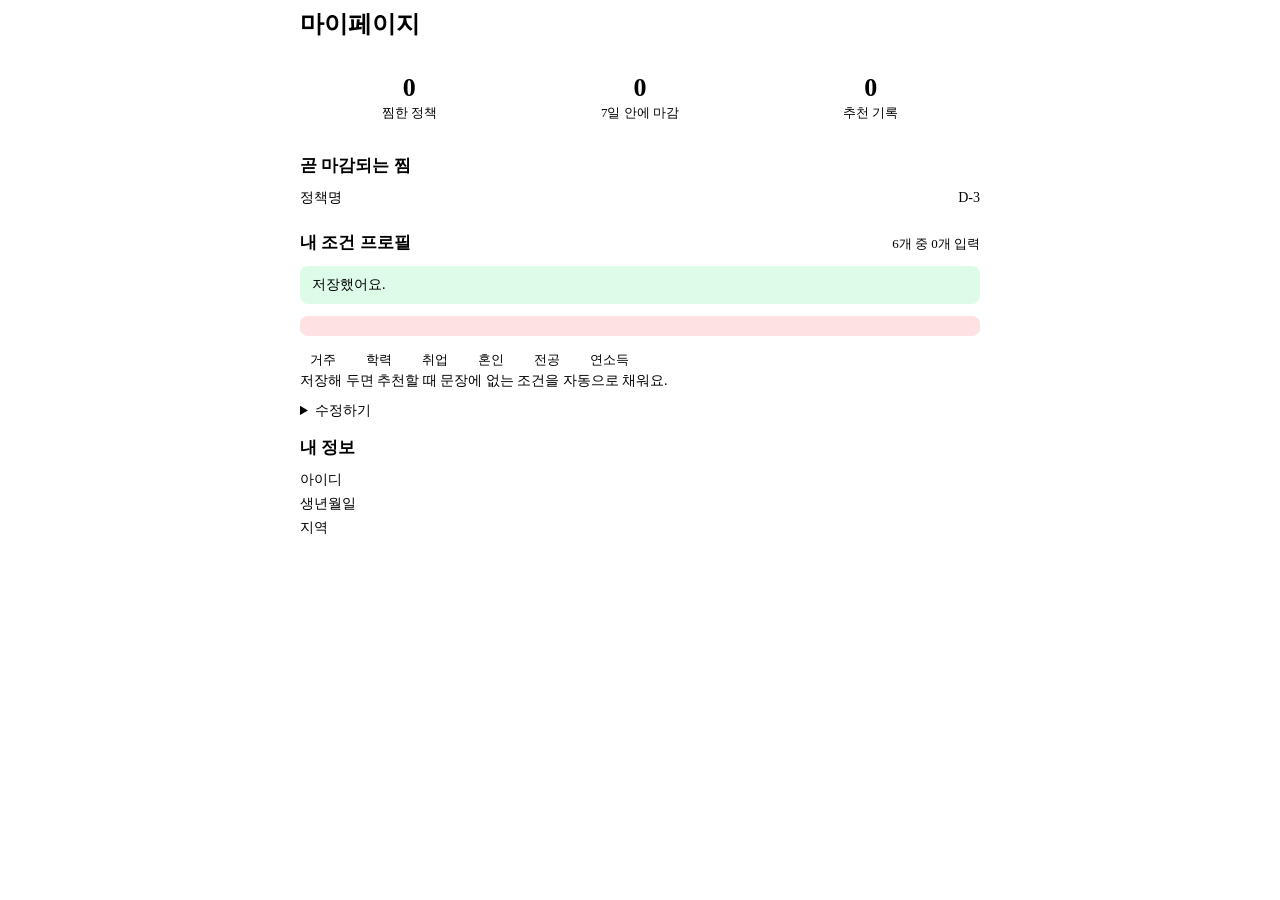
<file: src/main/resources/templates/mypage/index.html>
<!DOCTYPE html>
<html lang="ko" xmlns:th="http://www.thymeleaf.org">
<head>
    <meta charset="UTF-8">
    <title>마이페이지 | YouthCompass</title>
    <th:block th:replace="~{fragments/layout :: assets}"></th:block>
    <style>
        /* 1단 배치 (넓은 화면에서도 가운데 한 줄) */
        .mypage { max-width: 680px; margin: 0 auto; display: grid; gap: 16px; }
        .mypage h1 { margin: 0; font-size: 24px; }
        .mypage h2 { margin: 0 0 12px; font-size: 17px; }

        /* 요약 3칸 (누르면 각 목록으로) */
        .stats { display: grid; grid-template-columns: repeat(3, 1fr); gap: 12px; }
        .stat { display: block; color: var(--color-text); text-align: center; padding: 16px 8px; }
        .stat:hover { text-decoration: none; box-shadow: 0 6px 20px rgba(0, 0, 0, 0.12); }
        .stat .num { display: block; font-size: 26px; font-weight: 700; color: var(--color-primary); line-height: 1.2; }
        .stat .num.warn { color: var(--color-unknown); }
        .stat .label { color: var(--color-muted); font-size: 13px; }

        /* 마감 임박 찜 */
        .mini-list { list-style: none; margin: 0; padding: 0; }
        .mini-list li { display: flex; align-items: center; gap: 8px; padding: 8px 0;
            border-top: 1px solid var(--color-border); font-size: 14px; }
        .mini-list li:first-child { border-top: none; padding-top: 0; }
        .mini-list a { flex: 1; min-width: 0; overflow: hidden; text-overflow: ellipsis; white-space: nowrap; color: var(--color-text); }

        /* 조건 프로필: 저장된 값 칩 + 접는 수정 폼 */
        .section-head { display: flex; justify-content: space-between; align-items: baseline; gap: 8px; }
        .count { color: var(--color-muted); font-size: 13px; }
        .chips { display: flex; flex-wrap: wrap; gap: 6px; }
        .chip { background: var(--color-bg); border: 1px solid var(--color-border); border-radius: 999px;
            padding: 3px 10px; font-size: 13px; }
        .chip .k { color: var(--color-muted); margin-right: 4px; }
        .empty { color: var(--color-muted); font-size: 14px; margin: 0; }
        details { margin-top: 12px; }
        summary { color: var(--color-primary); cursor: pointer; font-size: 14px; }
        details form { margin-top: 12px; }

        .form-row { display: grid; grid-template-columns: 96px minmax(0, 1fr); align-items: center; gap: 10px; margin-bottom: 10px; }
        .form-row label { font-size: 14px; }
        .form-row select, .form-row input {
            width: 100%; min-width: 0; padding: 8px 10px;
            border: 1px solid var(--color-border); border-radius: 8px; font-size: 14px; background: #fff;
        }
        .notice { padding: 10px 12px; border-radius: 8px; font-size: 14px; margin-bottom: 12px; }
        .notice-ok { background: #dcfce7; color: var(--color-ok); }
        .notice-error { background: #fee2e2; color: var(--color-no); }

        /* 내 정보 */
        .info { display: grid; grid-template-columns: 80px minmax(0, 1fr); gap: 6px 12px; margin: 0; font-size: 14px; }
        .info dt { color: var(--color-muted); }
        .info dd { margin: 0; overflow-wrap: anywhere; }

        /* 휴대폰: 폼 라벨을 입력칸 위로, 요약 칸 작게 */
        @media (max-width: 520px) {
            .stats { gap: 8px; }
            .stat { padding: 12px 4px; }
            .stat .num { font-size: 22px; }
            .stat .label { font-size: 12px; }
            .form-row { grid-template-columns: 1fr; gap: 4px; }
            .form-row button, details .btn-primary { width: 100%; }
        }
    </style>
</head>
<body>
<header th:replace="~{fragments/layout :: header}"></header>

<main class="container page">
    <div class="mypage">

        <h1 th:text="${member.memberName} + '님'">마이페이지</h1>

        <!-- 요약 -->
        <div class="stats">
            <a class="card stat" th:href="@{/mypage/bookmarks}">
                <span class="num" th:text="${bookmarkCount}">0</span>
                <span class="label">찜한 정책</span>
            </a>
            <a class="card stat" th:href="@{/mypage/bookmarks}">
                <span class="num" th:classappend="${closingSoonCount > 0} ? 'warn'" th:text="${closingSoonCount}">0</span>
                <span class="label">7일 안에 마감</span>
            </a>
            <a class="card stat" th:href="@{/mypage/history}">
                <span class="num" th:text="${historyCount}">0</span>
                <span class="label">추천 기록</span>
            </a>
        </div>

        <!-- 마감 임박 찜 (있을 때만, 마감 가까운 순 3개) -->
        <section class="card" th:if="${!#lists.isEmpty(closingSoon)}">
            <h2>곧 마감되는 찜</h2>
            <ul class="mini-list">
                <li th:each="p : ${closingSoon}">
                    <a th:href="@{/policies/{id}(id=${p.policyId})}" th:text="${p.policyName}">정책명</a>
                    <span class="badge badge-unknown" th:text="${p.deadlineLabel}">D-3</span>
                </li>
            </ul>
        </section>

        <!-- 내 조건 프로필: 평소엔 저장된 값만, 수정하기를 누르면 폼 -->
        <section class="card">
            <div class="section-head">
                <h2>내 조건 프로필</h2>
                <span class="count" th:text="${profileTotal} + '개 중 ' + ${profileForm.filledCount()} + '개 입력'">6개 중 0개 입력</span>
            </div>

            <div th:if="${profileSaved}" class="notice notice-ok">저장했어요.</div>
            <div th:if="${profileError}" class="notice notice-error" th:text="${profileError}"></div>

            <div class="chips" th:if="${profileForm.filledCount() > 0}">
                <span class="chip" th:if="${sigunguName}"><span class="k">거주</span><b th:text="${sigunguName}"></b></span>
                <span class="chip" th:if="${profileForm.school}"><span class="k">학력</span><b th:text="${profileForm.school.description}"></b></span>
                <span class="chip" th:if="${profileForm.job}"><span class="k">취업</span><b th:text="${profileForm.job.description}"></b></span>
                <span class="chip" th:if="${profileForm.marriage}"><span class="k">혼인</span><b th:text="${profileForm.marriage.description}"></b></span>
                <span class="chip" th:if="${profileForm.major}"><span class="k">전공</span><b th:text="${profileForm.major.description}"></b></span>
                <span class="chip" th:if="${profileForm.annualIncome != null}"><span class="k">연소득</span><b th:text="${#numbers.formatInteger(profileForm.annualIncome, 1, 'COMMA')} + '만원'"></b></span>
            </div>
            <p class="empty" th:if="${profileForm.filledCount() == 0}">
                저장해 두면 추천할 때 문장에 없는 조건을 자동으로 채워요.
            </p>

            <!-- 아무것도 안 채웠거나 입력 오류가 있으면 펼친 채로 -->
            <details th:open="${profileForm.filledCount() == 0 or profileError != null}">
                <summary th:text="${profileForm.filledCount() == 0} ? '입력하기' : '수정하기'">수정하기</summary>

                <form th:action="@{/mypage/profile}" th:object="${profileForm}" method="post">
                    <div class="form-row">
                        <label for="sigunguCode">거주 시·군</label>
                        <select th:field="*{sigunguCode}">
                            <option value="">선택 안 함</option>
                            <optgroup th:each="g : ${sigunguGroups}" th:label="${g.sidoName()}">
                                <option th:each="u : ${g.units()}"
                                        th:value="${u.unitCode()}"
                                        th:text="${u.unitName()}"></option>
                            </optgroup>
                        </select>
                    </div>

                    <div class="form-row">
                        <label for="school">학력</label>
                        <select th:field="*{school}">
                            <option value="">모름</option>
                            <option th:each="o : ${schoolOptions}" th:value="${o}" th:text="${o.description}"></option>
                        </select>
                    </div>

                    <div class="form-row">
                        <label for="job">취업 상태</label>
                        <select th:field="*{job}">
                            <option value="">모름</option>
                            <option th:each="o : ${jobOptions}" th:value="${o}" th:text="${o.description}"></option>
                        </select>
                    </div>

                    <div class="form-row">
                        <label for="marriage">혼인 상태</label>
                        <select th:field="*{marriage}">
                            <option value="">모름</option>
                            <option th:each="o : ${marriageOptions}" th:value="${o}" th:text="${o.description}"></option>
                        </select>
                    </div>

                    <div class="form-row">
                        <label for="major">전공</label>
                        <select th:field="*{major}">
                            <option value="">모름</option>
                            <option th:each="o : ${majorOptions}" th:value="${o}" th:text="${o.description}"></option>
                        </select>
                    </div>

                    <div class="form-row">
                        <label for="annualIncome">연소득(만원)</label>
                        <input type="number" min="0" th:field="*{annualIncome}" placeholder="2400">
                    </div>

                    <button type="submit" class="btn btn-primary">저장</button>
                </form>
            </details>
        </section>

        <!-- 내 정보 -->
        <section class="card">
            <h2>내 정보</h2>
            <dl class="info">
                <dt>아이디</dt>
                <dd th:text="${member.memberLoginId}"></dd>
                <dt>생년월일</dt>
                <dd th:text="${member.memberBirth} ?: '-'"></dd>
                <dt>지역</dt>
                <dd th:text="${regionName} ?: '-'"></dd>
            </dl>
        </section>

    </div>
</main>

<footer th:replace="~{fragments/layout :: footer}"></footer>
</body>
</html>
</file>
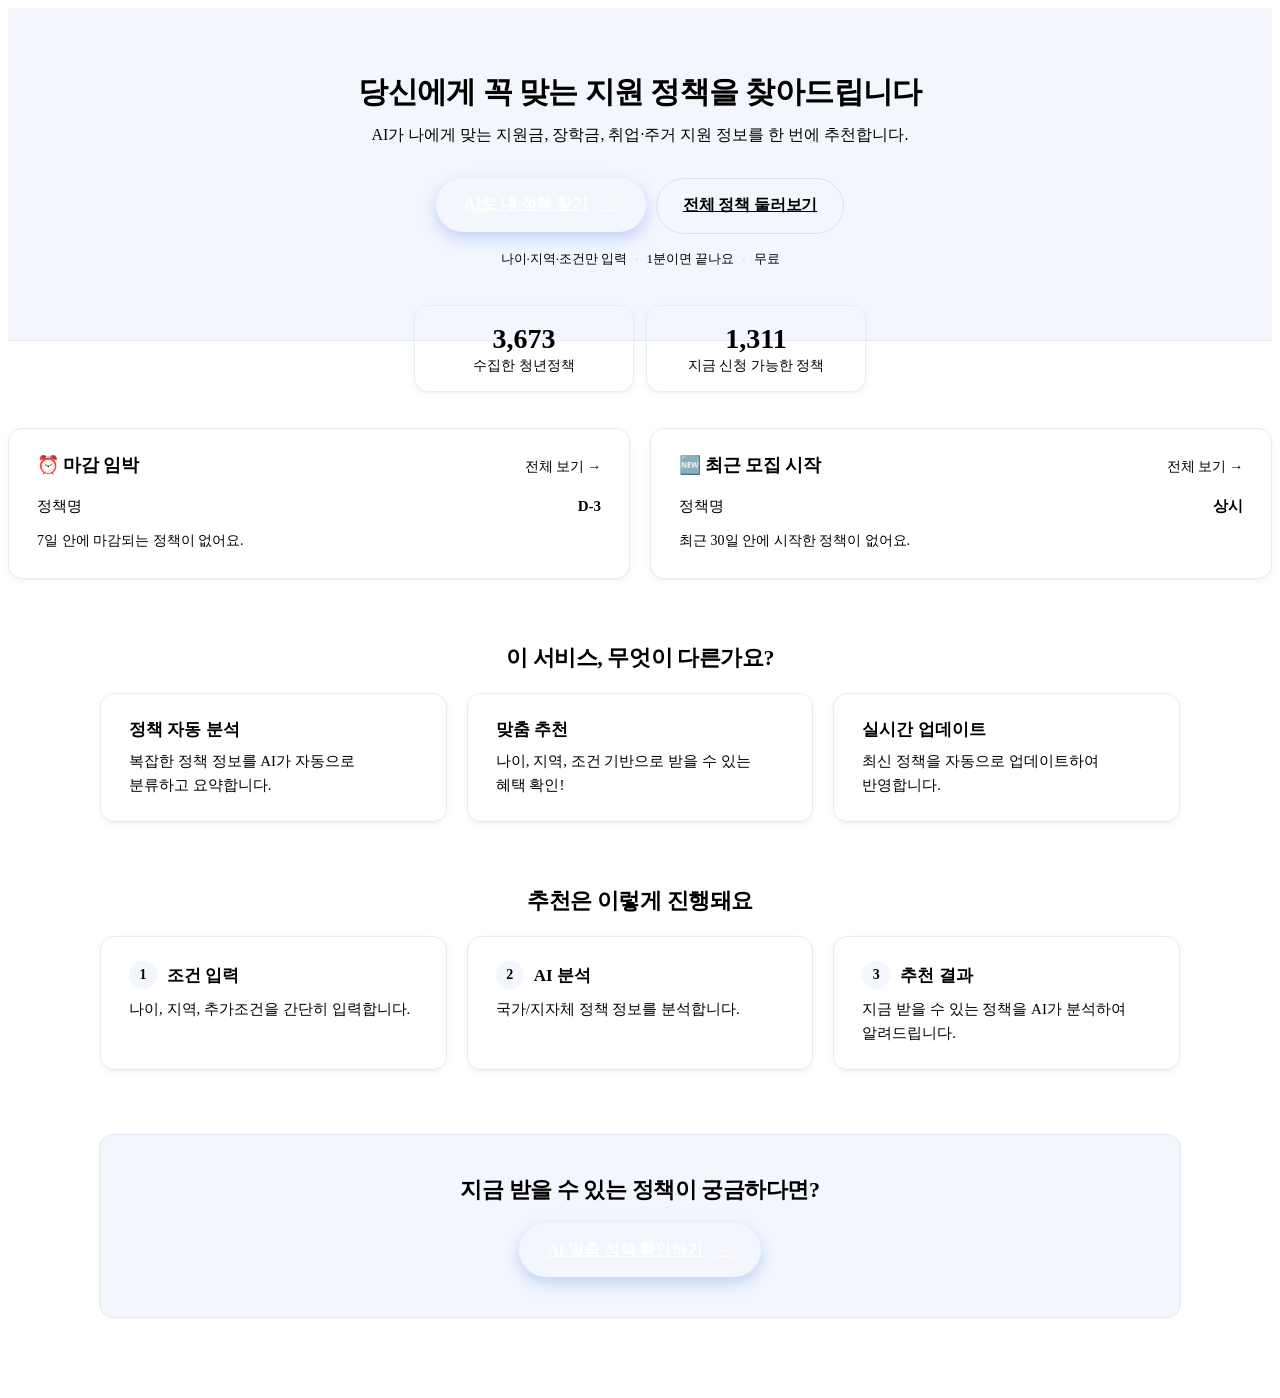
<file: src/main/resources/templates/HomePage.html>
<!DOCTYPE html>
<html lang="ko" xmlns:th="http://www.thymeleaf.org">
<head>
    <meta charset="UTF-8">
    <title>YouthCompass</title>
    <th:block th:replace="~{fragments/layout :: assets}"></th:block>
    <style>
        /* ------------------------------------------------------------
           홈 화면 전용 스타일 (AI 추천 화면과 같은 톤)
           - 흰 카드 + 옅은 테두리, 강조색은 파랑(--color-primary) 하나만
           - 넓은 색 면(그라데이션) 대신 옅은 파랑 면
           ------------------------------------------------------------ */
        :root {
            --rc-line: #e8ebf0;           /* 카드 테두리·구분선 */
            --rc-soft: #f7f8fa;           /* 카드 안 옅은 면 */
            --rc-tint: #f3f6fd;           /* 파랑 계열 옅은 면 */
            --rc-body: #374151;           /* 본문 글자 */
            --rc-shadow: 0 1px 2px rgba(16, 24, 40, 0.04), 0 2px 8px rgba(16, 24, 40, 0.04);
        }

        /* 흰 카드 공통 */
        .box {
            background: var(--color-surface);
            border: 1px solid var(--rc-line);
            border-radius: 14px;
            box-shadow: var(--rc-shadow);
            padding: 24px 28px;
        }

        /* 1. 첫 화면 */
        .hero {
            background: var(--rc-tint);
            border-bottom: 1px solid #e3e9f6;
            text-align: center;
            padding: 64px 20px 72px;
        }

        .hero h1 {
            margin: 0 0 12px;
            color: var(--color-text);
            font-size: 30px;
            line-height: 1.35;
            letter-spacing: -0.02em;
            word-break: keep-all;
        }

        .hero p {
            margin: 0 0 32px;
            color: var(--color-muted);
            font-size: 16px;
            word-break: keep-all;
        }

        /* 첫 화면 버튼 묶음: 주 버튼(AI 추천) + 보조 버튼(정책 목록) */
        .hero-actions {
            display: flex;
            justify-content: center;
            flex-wrap: wrap;
            gap: 10px;
        }

        .hero-btn {
            display: inline-flex;
            align-items: center;
            gap: 8px;
            height: 54px;
            padding: 0 26px;
            border-radius: 999px;
            font-size: 16px;
            font-weight: 600;
            letter-spacing: -0.01em;
            transition: background 0.15s, box-shadow 0.15s, transform 0.15s, border-color 0.15s;
        }

        .hero-btn:hover { text-decoration: none; }

        .hero-btn.main {
            padding: 0 24px 0 28px;
            background: var(--color-primary);
            color: #fff;
            box-shadow: 0 6px 16px rgba(37, 99, 235, 0.25);
        }

        .hero-btn.main:hover {
            background: var(--color-primary-dark);
            box-shadow: 0 8px 20px rgba(37, 99, 235, 0.32);
            transform: translateY(-1px);
        }

        /* 버튼 안 화살표: 마우스를 올리면 오른쪽으로 살짝 이동 */
        .hero-btn .arrow {
            display: inline-flex;
            align-items: center;
            justify-content: center;
            width: 26px;
            height: 26px;
            border-radius: 50%;
            background: rgba(255, 255, 255, 0.18);
            font-size: 15px;
            transition: transform 0.15s;
        }

        .hero-btn.main:hover .arrow { transform: translateX(3px); }

        .hero-btn.sub {
            background: var(--color-surface);
            border: 1px solid #d9e1f0;
            color: var(--color-text);
        }

        .hero-btn.sub:hover { border-color: var(--color-primary); color: var(--color-primary); }

        /* 버튼 아래 안심 문구 */
        .hero-note {
            margin-top: 16px;
            color: var(--color-muted);
            font-size: 13px;
        }

        .hero-note span + span::before {
            content: "·";
            margin: 0 8px;
            color: #c3cad6;
        }

        @media (max-width: 480px) {
            .hero-actions { flex-direction: column; align-items: stretch; padding: 0 12px; }
            .hero-btn { justify-content: center; }
        }

        /* 2. 정책 수 */
        .stats {
            display: grid;
            grid-template-columns: repeat(2, minmax(0, 220px));
            justify-content: center;
            gap: 12px;
            margin: -36px auto 0;
            position: relative;
        }

        .stat {
            background: var(--color-surface);
            border: 1px solid var(--rc-line);
            border-radius: 14px;
            box-shadow: var(--rc-shadow);
            padding: 16px 12px;
            text-align: center;
            color: var(--color-muted);
            font-size: 14px;
        }

        .stat b {
            display: block;
            margin-bottom: 2px;
            color: var(--color-text);
            font-size: 28px;
            line-height: 1.2;
        }

        .stat.open b { color: var(--color-primary); }

        /* 3. 위젯: 마감 임박 · 최근 모집 시작 */
        .widgets {
            display: grid;
            grid-template-columns: repeat(2, minmax(0, 1fr));
            gap: 20px;
            margin-top: 36px;
        }

        @media (max-width: 860px) {
            .widgets { grid-template-columns: 1fr; }
        }

        .widget h2 {
            display: flex;
            justify-content: space-between;
            align-items: baseline;
            margin: 0 0 8px;
            color: var(--color-text);
            font-size: 18px;
            letter-spacing: -0.01em;
        }

        .widget h2 a {
            color: var(--color-muted);
            font-size: 14px;
            font-weight: 400;
        }

        .widget h2 a:hover { color: var(--color-primary); }

        .widget ul {
            list-style: none;
            margin: 0;
            padding: 0;
        }

        .widget li {
            display: flex;
            justify-content: space-between;
            align-items: center;
            gap: 10px;
            padding: 12px 0;
            border-bottom: 1px solid var(--rc-line);
            font-size: 15px;
        }

        .widget li:last-child { border-bottom: none; padding-bottom: 0; }

        .widget li a {
            color: var(--color-text);
            overflow: hidden;
            text-overflow: ellipsis;
            white-space: nowrap;
        }

        .widget li a:hover { color: var(--color-primary); text-decoration: none; }

        .widget .badge { flex-shrink: 0; font-weight: 600; }

        .widget .empty {
            margin: 0;
            padding: 16px 0 4px;
            color: var(--color-muted);
            font-size: 14px;
        }

        /* 4. 서비스 소개 · 진행 순서 */
        .section {
            max-width: 1080px;
            margin: 64px auto 0;
            padding: 0 20px;
        }

        .section h2 {
            margin: 0 0 20px;
            color: var(--color-text);
            font-size: 22px;
            letter-spacing: -0.02em;
            text-align: center;
        }

        .features, .process {
            display: grid;
            grid-template-columns: repeat(3, minmax(0, 1fr));
            gap: 20px;
        }

        @media (max-width: 760px) {
            .features, .process { grid-template-columns: 1fr; }
        }

        .feature-card h3, .step h3 {
            display: flex;
            align-items: center;
            gap: 10px;
            margin: 0 0 8px;
            color: var(--color-text);
            font-size: 17px;
        }

        .feature-card p, .step p {
            margin: 0;
            color: var(--color-muted);
            font-size: 15px;
            line-height: 1.6;
            word-break: keep-all;
        }

        /* 진행 순서 번호 (추천 카드 순위 동그라미와 같은 모양) */
        .num {
            flex-shrink: 0;
            width: 28px;
            height: 28px;
            border-radius: 50%;
            background: var(--rc-tint);
            color: var(--color-primary);
            text-align: center;
            font-size: 14px;
            font-weight: 700;
            line-height: 28px;
        }

        /* 5. 마지막 안내 */
        .bottom-cta {
            max-width: 1040px;
            margin: 64px auto 0;
            padding: 40px 20px;
            text-align: center;
            background: var(--rc-tint);
            border-color: #e3e9f6;
            box-shadow: none;
        }

        .bottom-cta h2 {
            margin: 0 0 18px;
            color: var(--color-text);
            font-size: 22px;
            letter-spacing: -0.02em;
        }

        .bottom-wrap { padding: 0 20px 72px; }
    </style>
</head>

<body>

<header th:replace="~{fragments/layout :: header}"></header>

<!-- HERO -->
<div class="hero">
    <h1>당신에게 꼭 맞는 지원 정책을 찾아드립니다</h1>
    <p>AI가 나에게 맞는 지원금, 장학금, 취업·주거 지원 정보를 한 번에 추천합니다.</p>
    <div class="hero-actions">
        <a href="/policy/recommend" th:href="@{/policy/recommend}" class="hero-btn main">
            AI로 내 정책 찾기 <span class="arrow">→</span>
        </a>
        <a href="/policies" th:href="@{/policies}" class="hero-btn sub">전체 정책 둘러보기</a>
    </div>
    <div class="hero-note">
        <span>나이·지역·조건만 입력</span><span>1분이면 끝나요</span><span>무료</span>
    </div>
</div>

<!-- 정책 수 -->
<div class="container">
    <div class="stats">
        <div class="stat">
            <b th:text="${#numbers.formatInteger(home.totalCount, 0, 'COMMA')}">3,673</b>
            <span>수집한 청년정책</span>
        </div>
        <div class="stat open">
            <b th:text="${#numbers.formatInteger(home.openCount, 0, 'COMMA')}">1,311</b>
            <span>지금 신청 가능한 정책</span>
        </div>
    </div>

    <!-- 위젯 -->
    <div class="widgets">
        <section class="box widget">
            <h2>⏰ 마감 임박 <a th:href="@{/policies(sort='deadline')}">전체 보기 →</a></h2>
            <ul th:unless="${#lists.isEmpty(home.closingSoon)}">
                <li th:each="p : ${home.closingSoon}">
                    <a th:href="@{/policies/{id}(id=${p.policyId})}" th:text="${p.policyName}">정책명</a>
                    <span class="badge badge-unknown" th:text="${p.deadlineLabel}">D-3</span>
                </li>
            </ul>
            <p class="empty" th:if="${#lists.isEmpty(home.closingSoon)}">7일 안에 마감되는 정책이 없어요.</p>
        </section>

        <section class="box widget">
            <h2>🆕 최근 모집 시작 <a th:href="@{/policies(sort='recent')}">전체 보기 →</a></h2>
            <ul th:unless="${#lists.isEmpty(home.recentlyOpened)}">
                <li th:each="p : ${home.recentlyOpened}">
                    <a th:href="@{/policies/{id}(id=${p.policyId})}" th:text="${p.policyName}">정책명</a>
                    <span class="badge" th:text="${p.deadlineLabel}">상시</span>
                </li>
            </ul>
            <p class="empty" th:if="${#lists.isEmpty(home.recentlyOpened)}">최근 30일 안에 시작한 정책이 없어요.</p>
        </section>
    </div>
</div>

<!-- 서비스 소개 -->
<div class="section">
    <h2>이 서비스, 무엇이 다른가요?</h2>

    <div class="features">
        <div class="box feature-card">
            <h3>정책 자동 분석</h3>
            <p>복잡한 정책 정보를 AI가 자동으로 분류하고 요약합니다.</p>
        </div>

        <div class="box feature-card">
            <h3>맞춤 추천</h3>
            <p>나이, 지역, 조건 기반으로 받을 수 있는 혜택 확인!</p>
        </div>

        <div class="box feature-card">
            <h3>실시간 업데이트</h3>
            <p>최신 정책을 자동으로 업데이트하여 반영합니다.</p>
        </div>
    </div>
</div>

<!-- 프로세스 -->
<div class="section">
    <h2>추천은 이렇게 진행돼요</h2>

    <div class="process">
        <div class="box step">
            <h3><span class="num">1</span>조건 입력</h3>
            <p>나이, 지역, 추가조건을 간단히 입력합니다.</p>
        </div>

        <div class="box step">
            <h3><span class="num">2</span>AI 분석</h3>
            <p>국가/지자체 정책 정보를 분석합니다.</p>
        </div>

        <div class="box step">
            <h3><span class="num">3</span>추천 결과</h3>
            <p>지금 받을 수 있는 정책을 AI가 분석하여 알려드립니다.</p>
        </div>
    </div>
</div>

<!-- 마지막 CTA -->
<div class="bottom-wrap">
    <div class="box bottom-cta">
        <h2>지금 받을 수 있는 정책이 궁금하다면?</h2>
        <a href="/policy/recommend" th:href="@{/policy/recommend}" class="hero-btn main">
            AI 맞춤 정책 확인하기 <span class="arrow">→</span>
        </a>
    </div>
</div>
<footer th:replace="~{fragments/layout :: footer}"></footer>
</body>
</html>
</file>
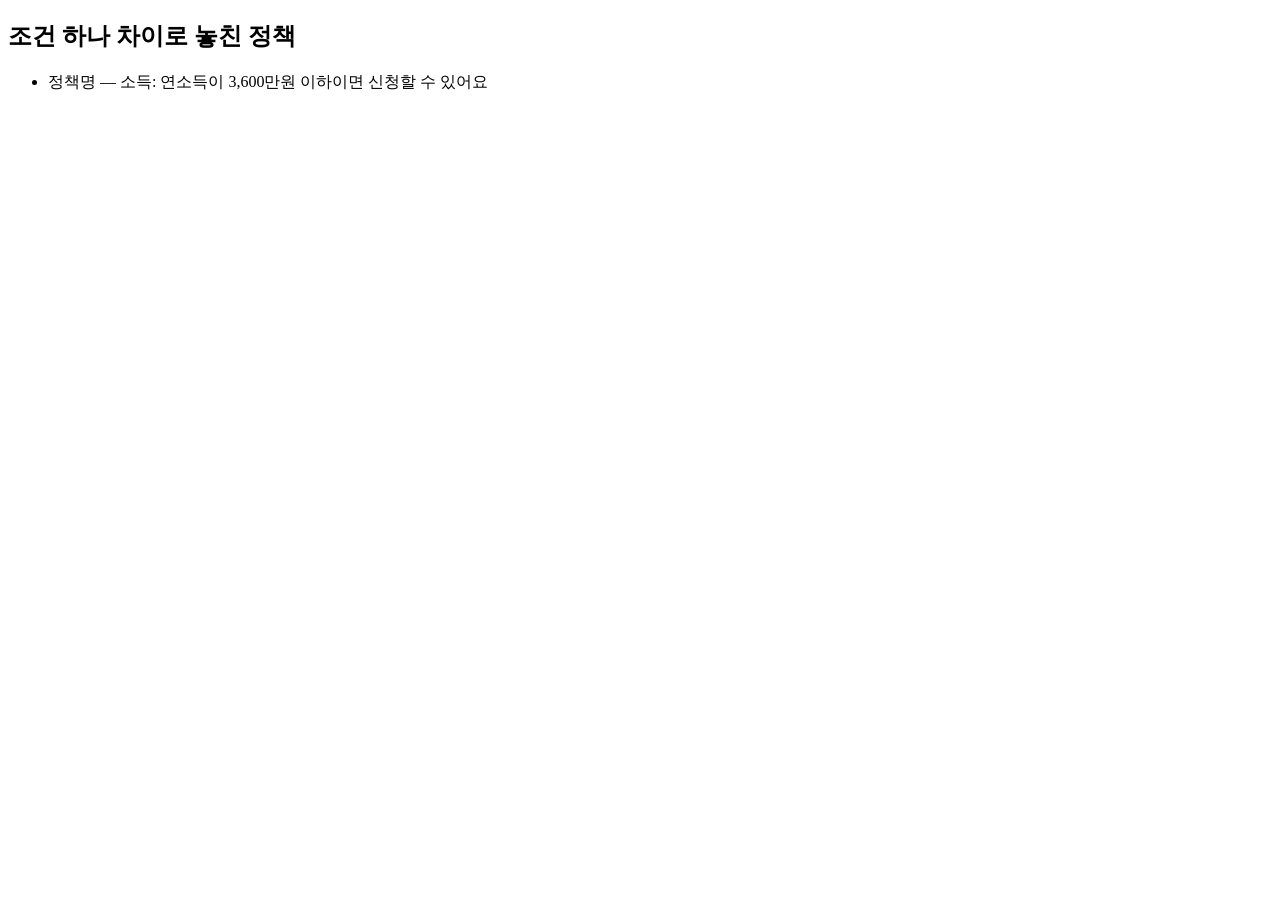
<file: src/main/resources/templates/fragments/missed.html>
<!DOCTYPE html>
<html lang="ko" xmlns:th="http://www.thymeleaf.org">
<body>

<!--
    조건 하나 차이로 놓친 정책 (A 담당, 약속 ③)
    사용: <div th:replace="~{fragments/missed :: section(${result.missedPolicies})}"></div>
    - 목록이 비어 있으면 아무것도 보여주지 않음
    - 정책 이름은 정책 상세(/policies/{id})로 링크 (화면 모델에 detailQuery가 있으면 추천 때 조건을 붙임)
-->
<th:block th:fragment="section(missedPolicies)">
    <div th:if="${missedPolicies != null and !#lists.isEmpty(missedPolicies)}">
        <h2>조건 하나 차이로 놓친 정책</h2>
        <ul>
            <li th:each="m : ${missedPolicies}">
                <a th:href="@{${'/policies/' + m.policyId + (detailQuery ?: '')}}" th:text="${m.policyName}">정책명</a>
                — <span th:text="${m.missedCondition}">소득</span>:
                <span th:text="${m.hint}">연소득이 3,600만원 이하이면 신청할 수 있어요</span>
            </li>
        </ul>
    </div>
</th:block>

</body>
</html>
</file>
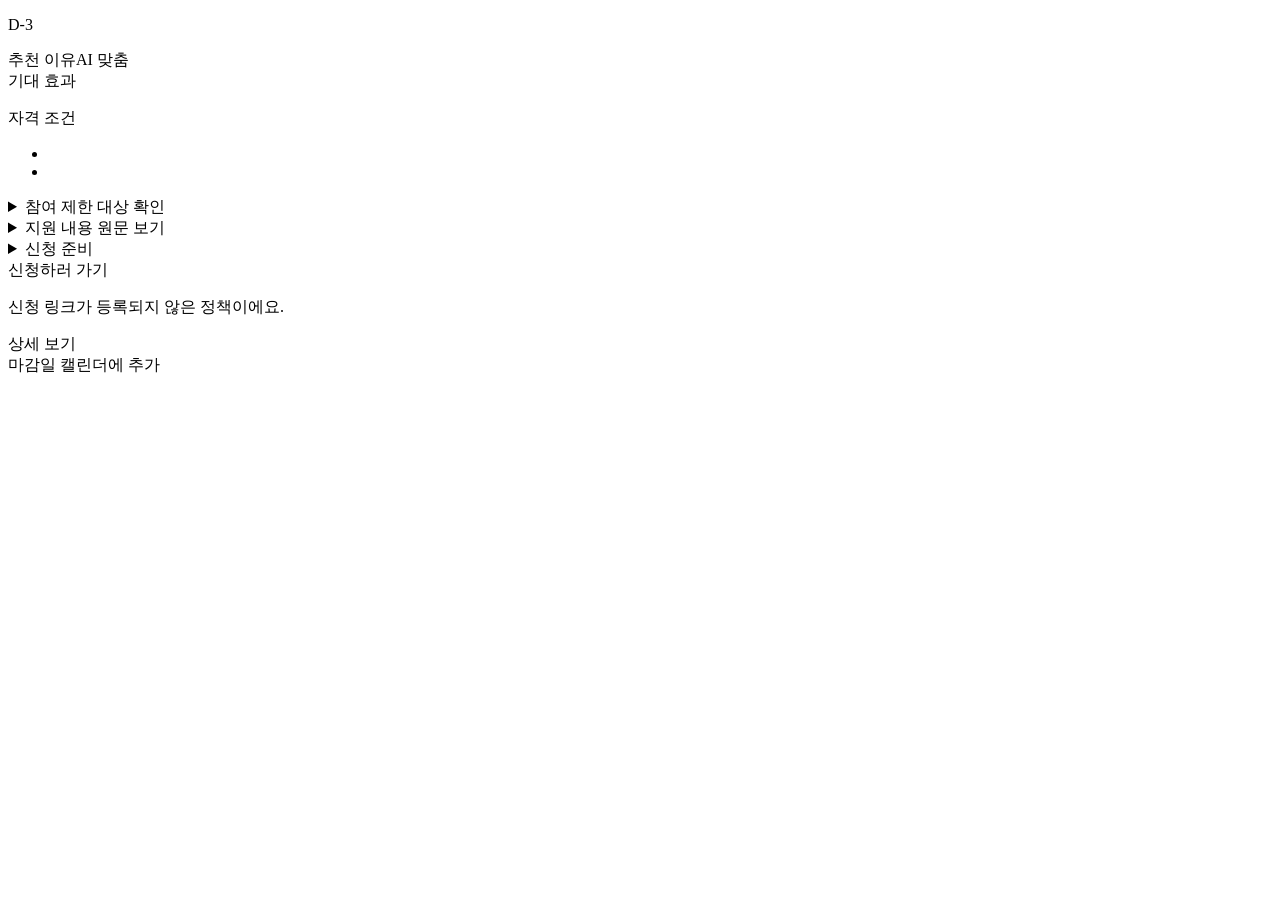
<file: src/main/resources/templates/fragments/policy-card.html>
<!DOCTYPE html>
<html lang="ko" xmlns:th="http://www.thymeleaf.org">
<body>

<!--
    추천 정책 카드 한 장 (모양은 /css/policy-card.css)
    사용: <div th:replace="~{fragments/policy-card :: card(${policy}, ${순위}, ${안내 문장 또는 null}, ${다시 판정 버튼 여부})}"></div>
    - policy: RecommendedPolicyDTO
    - 찜 버튼 상태는 화면 모델의 bookmarkedIds 를 씀
    - 상세 링크에는 화면 모델의 detailQuery(추천 때 조건)를 붙임 → 상세도 추천과 같은 조건으로 판정 (없으면 회원정보로 판정)
    - AI 추천 결과(policy/recommend.html), 추천 기록 상세(mypage/history-detail.html)
-->
<div class="box policy" th:fragment="card(policy, rank, notice, recheck)"
     th:with="detailUrl=@{${'/policies/' + policy.policyId + (detailQuery ?: '')}}">

    <div class="policy-head">
        <span class="rank" th:text="${rank}"></span>
        <div>
            <!-- 추천 결과는 POST로 그려져서 같은 탭으로 가면 뒤로 가기 때 결과가 사라짐 → 상세는 새 탭 -->
            <a class="policy-name" th:href="${detailUrl}"
               target="_blank" rel="noopener" th:text="${policy.policyName}"></a>
            <p class="org" th:if="${policy.organizationName}" th:text="${policy.organizationName}"></p>
        </div>
    </div>

    <p class="when">
        <span class="badge" th:if="${policy.deadlineLabel}"
              th:classappend="${policy.deadlineLabel == '마감'} ? 'badge-no' : (${policy.closingSoon} ? 'badge-unknown' : 'badge-ok')"
              th:text="${policy.deadlineLabel}">D-3</span>
        <span th:if="${policy.applyEndDate}" th:text="${policy.applyEndDate} + ' 마감'"></span>
        <span th:if="${policy.supportScale}" th:text="'모집 규모 ' + ${policy.supportScale}"></span>
    </p>

    <!-- 안내 한 줄 (추천 기록: 그 뒤로 정책 조건이 바뀐 경우) -->
    <p class="card-notice" th:if="${notice}" th:text="${notice}"></p>

    <!-- 추천 이유: 왜 나에게 맞는지 -->
    <div class="insight why" th:if="${policy.recommendReason}">
        <span class="title">추천 이유<span class="ai-badge" th:if="${policy.personalized}">AI 맞춤</span></span>
        <span th:text="${policy.recommendReason}"></span>
    </div>

    <!-- 기대 효과: 받으면 뭐가 좋아지는지 -->
    <div class="insight effect" th:if="${policy.expectedEffect}">
        <span class="title">기대 효과</span>
        <span th:text="${policy.expectedEffect}"></span>
    </div>

    <!-- 자격 조건 충족 / 확인 필요 -->
    <th:block th:if="${!#lists.isEmpty(policy.reasons) or !#lists.isEmpty(policy.unknownReasons)}">
        <p class="section-label">자격 조건</p>
        <ul class="reasons">
            <li class="ok" th:each="reason : ${policy.reasons}" th:text="${reason}"></li>
            <li class="check" th:each="reason : ${policy.unknownReasons}" th:text="${reason}"></li>
        </ul>
    </th:block>

    <!-- 확인 필요 조건 다시 판정 (A의 조각) — 조건 수정 폼(#condition-form) 값을 쓰므로 추천 화면에서만 -->
    <th:block th:if="${recheck}">
        <div th:replace="~{fragments/recheck :: buttons(${policy})}"></div>
    </th:block>

    <!-- 아래 접는 칸들은 내용이 있을 때만 보임 (빈 값은 RecommendedPolicyDTO.from()에서 null로 정리) -->
    <div class="folds"
         th:if="${policy.participationRestriction != null or policy.supportContent != null
                 or !#lists.isEmpty(policy.documents) or policy.applicationMethod != null or policy.screeningMethod != null}">
    <!-- 참여 제한 대상: 자격 판정에는 안 들어가서 원문 그대로 안내 -->
    <details th:if="${policy.participationRestriction}">
        <summary>참여 제한 대상 확인</summary>
        <p class="support" th:text="${policy.participationRestriction}"></p>
    </details>

    <details th:if="${policy.supportContent}">
        <summary>지원 내용 원문 보기</summary>
        <p class="support" th:text="${policy.supportContent}"></p>
    </details>

    <!-- 신청 준비: 신청 방법·심사 방법 + 제출서류 체크리스트 (체크 상태는 저장 안 함) -->
    <details class="prep"
             th:if="${!#lists.isEmpty(policy.documents) or policy.applicationMethod != null or policy.screeningMethod != null}">
        <summary>신청 준비</summary>
        <p th:if="${policy.applicationMethod}">신청 방법: <span th:text="${policy.applicationMethod}"></span></p>
        <p th:if="${policy.screeningMethod}">심사 방법: <span th:text="${policy.screeningMethod}"></span></p>
        <ul th:if="${!#lists.isEmpty(policy.documents)}">
            <li th:each="d : ${policy.documents}">
                <label><input type="checkbox"> <span th:text="${d}"></span></label>
            </li>
        </ul>
    </details>
    </div>

    <div class="card-actions">
        <a class="apply-btn"
           th:if="${policy.applicationUrl}"
           th:href="${policy.applicationUrl}"
           target="_blank" rel="noopener noreferrer">신청하러 가기</a>
        <p class="no-link" th:unless="${policy.applicationUrl}">신청 링크가 등록되지 않은 정책이에요.</p>
        <a class="btn" th:href="${detailUrl}"
           target="_blank" rel="noopener">상세 보기</a>

        <!-- 찜 버튼 (fragments/bookmark.html) — 이 화면에서는 아래 스크립트가 페이지 이동 없이 처리 -->
        <div th:replace="~{fragments/bookmark :: button(${policy.policyId}, ${bookmarkedIds.contains(policy.policyId)})}"></div>

        <a class="calendar-link" th:if="${policy.applyEndDate != null and policy.deadlineLabel != '마감'}"
           th:href="@{/policy/{id}/calendar.ics(id=${policy.policyId})}">마감일 캘린더에 추가</a>
    </div>
</div>

</body>
</html>
</file>
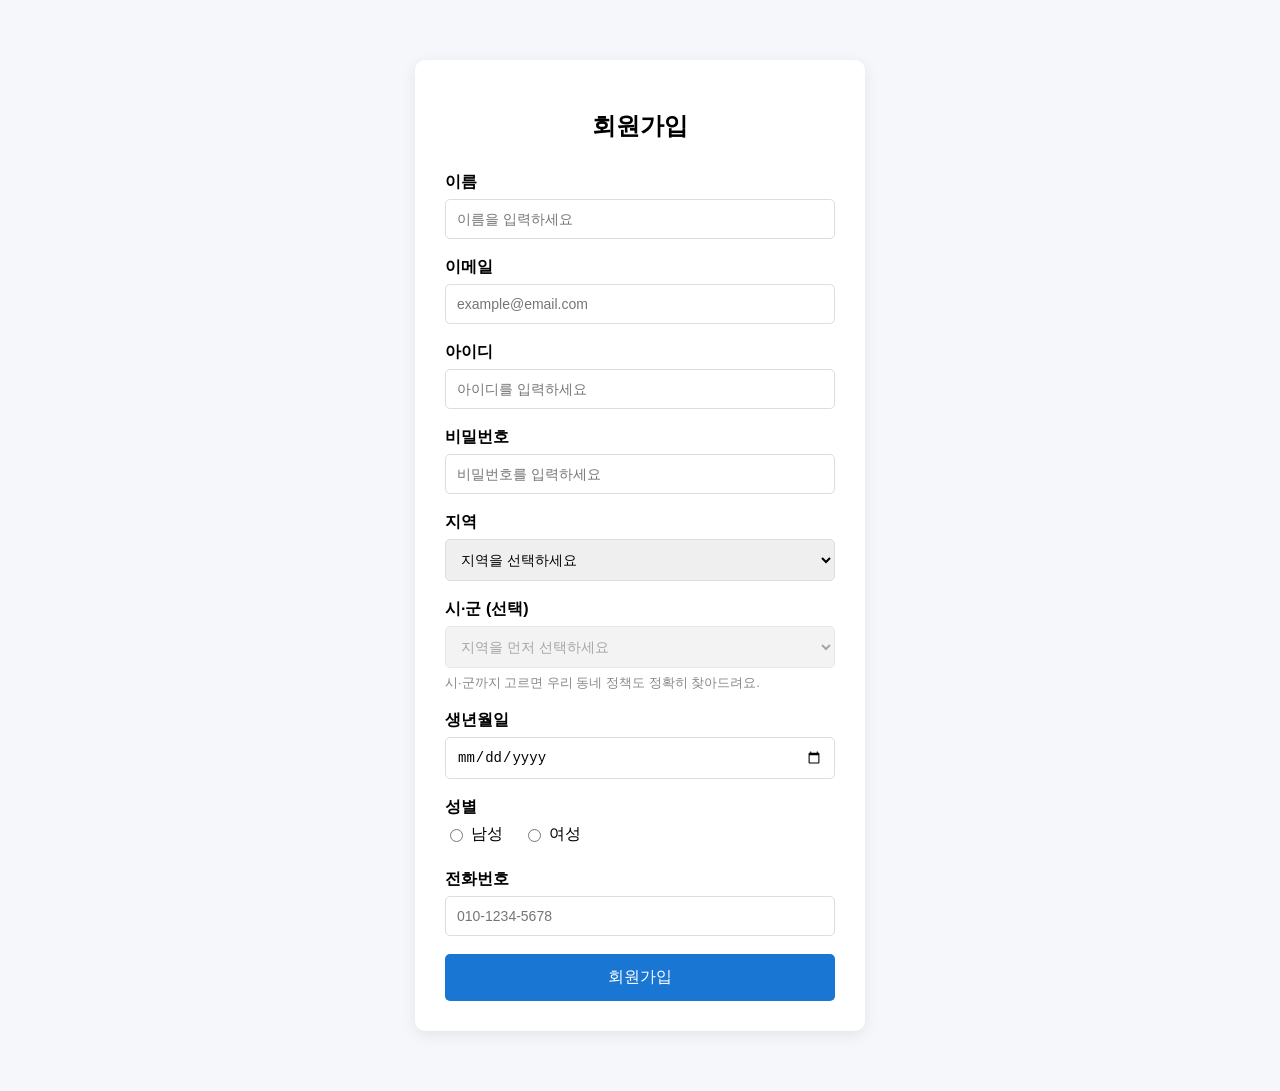
<file: src/main/resources/templates/member/join.html>
<!DOCTYPE html>
<html lang="ko" xmlns:th="http://www.thymeleaf.org">
<head>
    <meta charset="UTF-8">
    <title>회원가입</title>

    <style>
        * {
            box-sizing: border-box;
        }

        body {
            margin: 0;
            background: #f5f7fa;
            font-family: Arial, sans-serif;
        }

        .container {
            width: 450px;
            margin: 60px auto;
            padding: 30px;
            background: white;
            border-radius: 10px;
            box-shadow: 0 4px 15px rgba(0, 0, 0, 0.08);
        }

        h2 {
            text-align: center;
            margin-bottom: 30px;
        }

        .form-group {
            margin-bottom: 18px;
        }

        label {
            display: block;
            margin-bottom: 6px;
            font-weight: bold;
        }

        input,
        select {
            width: 100%;
            padding: 11px;
            border: 1px solid #ddd;
            border-radius: 5px;
            font-size: 14px;
        }

        .gender {
            display: flex;
            gap: 20px;
        }

        .gender label {
            font-weight: normal;
            display: flex;
            align-items: center;
            gap: 5px;
        }

        .gender input {
            width: auto;
        }

        button {
            width: 100%;
            padding: 13px;
            border: none;
            border-radius: 5px;
            background: #1976d2;
            color: white;
            font-size: 16px;
            cursor: pointer;
        }

        button:hover {
            background: #1565c0;
        }
        .hint {
            margin: 6px 0 0;
            font-size: 13px;
            color: #888;
        }
    </style>
</head>

<body>

<div class="container">

    <h2>회원가입</h2>

    <form th:action="@{/member/join}" th:object="${member}" method="post">

        <!-- 이름 -->
        <div class="form-group">
            <label for="memberName">이름</label>
            <input type="text"
                   id="memberName"
                   th:field="*{memberName}"
                   name="memberName"
                   placeholder="이름을 입력하세요"
                   required>
        </div>

        <!-- 이메일 -->
        <div class="form-group">
            <label for="memberEmail">이메일</label>
            <input type="email"
                   id="memberEmail"
                   th:field="*{memberEmail}"
                   name="memberEmail"
                   placeholder="example@email.com">
        </div>

        <!-- 로그인 ID -->
        <div class="form-group">
            <label for="memberLoginId">아이디</label>
            <input type="text"
                   id="memberLoginId"
                   th:field="*{memberLoginId}"
                   name="memberLoginId"
                   placeholder="아이디를 입력하세요"
                   required>
        </div>

        <!-- 비밀번호 -->
        <div class="form-group">
            <label for="memberPassword">비밀번호</label>
            <input type="password"
                   id="memberPassword"
                   th:field="*{memberPassword}"
                   name="memberPassword"
                   placeholder="비밀번호를 입력하세요"
                   required>
        </div>

        <!-- 지역 -->
        <div class="form-group">
            <label for="memberRegion">지역</label>

            <select id="memberRegion"
                    name="memberRegion"
                    th:field="*{memberRegion}"
                    required>

                <option value="">지역을 선택하세요</option>

                <option th:each="region : ${regions}"
                        th:value="${region.regionCodes[0]}"
                        th:text="${region.regionName}"></option>

            </select>
        </div>
        <!-- 시·군 (선택) : 지역을 고르면 아래 원본 목록에서 그 지역 것만 복사해서 채움 -->
        <div class="form-group">
            <label for="sigunguCode">시·군 (선택)</label>
            <select id="sigunguCode" name="sigunguCode" disabled>
                <option value="">지역을 먼저 선택하세요</option>
            </select>
            <p class="hint">시·군까지 고르면 우리 동네 정책도 정확히 찾아드려요.</p>
        </div>
        <!-- 생년월일 -->
        <div class="form-group">
            <label for="memberBirth">생년월일</label>
            <input type="date"
                   id="memberBirth"
                   th:field="*{memberBirth}"
                   name="memberBirth"
                   required>
        </div>

        <!-- 성별 -->
        <div class="form-group">
            <label>성별</label>

            <div class="gender">
                <label>
                    <input type="radio"
                           name="memberGender"
                           th:field="*{memberGender}"
                           value="남성">
                    남성
                </label>

                <label>
                    <input type="radio"
                           name="memberGender"
                           th:field="*{memberGender}"
                           value="여성">
                    여성
                </label>
            </div>
        </div>

        <!-- 전화번호 -->
        <div class="form-group">
            <label for="memberPhone">전화번호</label>
            <input type="tel"
                   id="memberPhone"
                   th:field="*{memberPhone}"
                   name="memberPhone"
                   placeholder="010-1234-5678">
        </div>

        <button type="submit">회원가입</button>

    </form>
    <!-- 시·군 원본 목록 (화면에 안 보이고 전송도 안 됨, name 없음) -->
    <select id="sigunguSource" hidden>
        <optgroup th:each="g : ${sigunguGroups}" th:attr="data-sido=${g.sidoCode()}">
            <option th:each="u : ${g.units()}"
                    th:value="${u.unitCode()}"
                    th:text="${u.unitName()}"></option>
        </optgroup>
    </select>

    <script>
        (function () {
            const region = document.getElementById('memberRegion');
            const sigungu = document.getElementById('sigunguCode');
            const source = document.getElementById('sigunguSource');

            // 고른 지역의 시·군만 sigungu select에 다시 채움
            function refresh() {
                sigungu.innerHTML = '';
                const group = source.querySelector('optgroup[data-sido="' + region.value + '"]');

                if (!group) {
                    sigungu.add(new Option('지역을 먼저 선택하세요', ''));
                    sigungu.disabled = true;
                    return;
                }

                sigungu.add(new Option('선택 안 함', ''));
                group.querySelectorAll('option').forEach(function (o) {
                    sigungu.add(new Option(o.text, o.value));
                });

                // 서울·세종처럼 시 전체가 1단위면 자동 선택
                if (group.children.length === 1) {
                    sigungu.selectedIndex = 1;
                }
                sigungu.disabled = false;
            }

            region.addEventListener('change', refresh);
            refresh();
        })();
    </script>
</div>

</body>
</html>
</file>
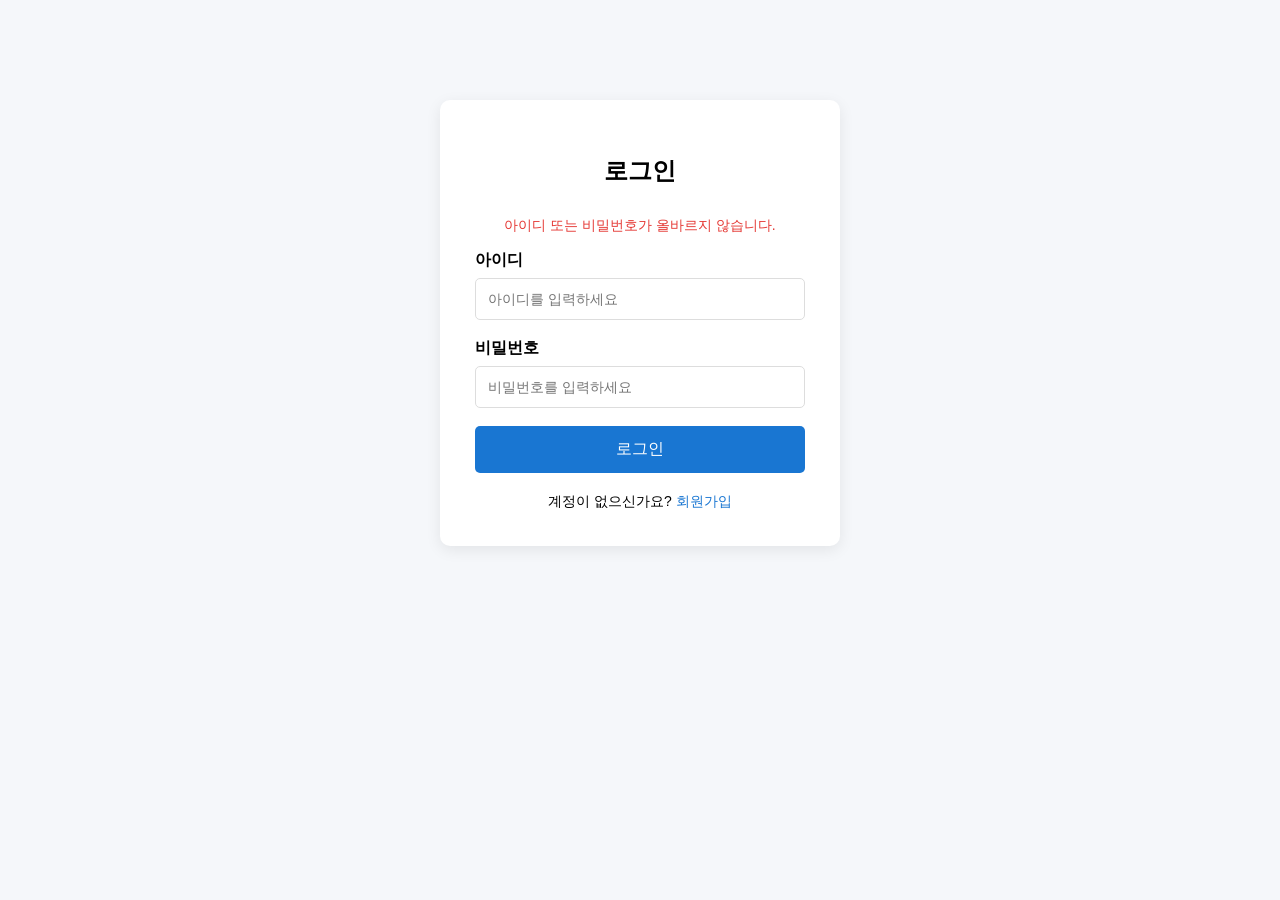
<file: src/main/resources/templates/member/login.html>
<!DOCTYPE html>
<html lang="ko"
      xmlns:th="http://www.thymeleaf.org">

<head>
    <meta charset="UTF-8">
    <title>로그인</title>

    <style>
        * {
            box-sizing: border-box;
        }

        body {
            margin: 0;
            background: #f5f7fa;
            font-family: Arial, sans-serif;
        }

        .login-container {
            width: 400px;
            margin: 100px auto;
            padding: 35px;
            background: white;
            border-radius: 10px;
            box-shadow: 0 4px 15px rgba(0, 0, 0, 0.08);
        }

        h2 {
            text-align: center;
            margin-bottom: 30px;
        }

        .form-group {
            margin-bottom: 18px;
        }

        label {
            display: block;
            margin-bottom: 7px;
            font-weight: bold;
        }

        input {
            width: 100%;
            padding: 12px;
            border: 1px solid #ddd;
            border-radius: 5px;
            font-size: 14px;
        }

        button {
            width: 100%;
            padding: 13px;
            border: none;
            border-radius: 5px;
            background: #1976d2;
            color: white;
            font-size: 16px;
            cursor: pointer;
        }

        button:hover {
            background: #1565c0;
        }

        .register {
            margin-top: 20px;
            text-align: center;
            font-size: 14px;
        }

        .register a {
            color: #1976d2;
            text-decoration: none;
        }

        .error {
            margin-bottom: 15px;
            color: #e53935;
            text-align: center;
            font-size: 14px;
        }
    </style>
</head>

<body>

<div class="login-container">

    <h2>로그인</h2>

    <!-- 로그인 실패 -->
    <div class="error"
         th:if="${param.error}">
        아이디 또는 비밀번호가 올바르지 않습니다.
    </div>

    <form th:action="@{/member/login}" method="post">

        <div class="form-group">
            <label for="memberLoginId">아이디</label>

            <input type="text"
                   id="memberLoginId"
                   name="memberLoginId"
                   placeholder="아이디를 입력하세요"
                   required>
        </div>

        <div class="form-group">
            <label for="memberPassword">비밀번호</label>

            <input type="password"
                   id="memberPassword"
                   name="memberPassword"
                   placeholder="비밀번호를 입력하세요"
                   required>
        </div>

        <button type="submit">
            로그인
        </button>

    </form>

    <div class="register">
        계정이 없으신가요?
        <a th:href="@{/member/join}">
            회원가입
        </a>
    </div>

</div>

</body>
</html>
</file>
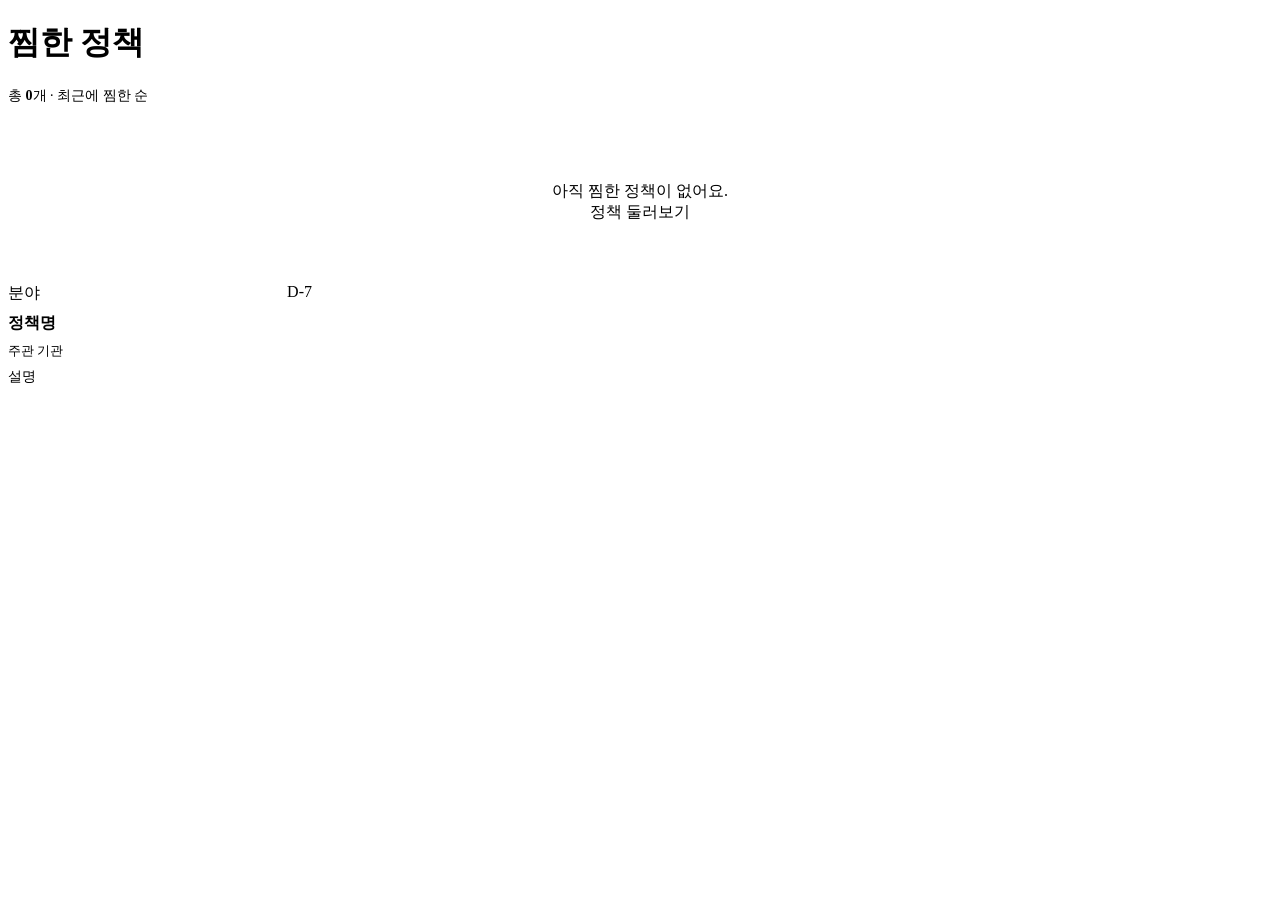
<file: src/main/resources/templates/mypage/bookmarks.html>
<!DOCTYPE html>
<html lang="ko" xmlns:th="http://www.thymeleaf.org">
<head>
    <meta charset="UTF-8">
    <title>찜한 정책 | YouthCompass</title>
    <th:block th:replace="~{fragments/layout :: assets}"></th:block>
    <style>
        /* 카드 모양은 정책 목록(policy/list.html)과 맞춤 */
        .result-count { color: var(--color-muted); font-size: 14px; margin: 8px 0 16px; }
        .grid { display: grid; grid-template-columns: repeat(auto-fill, minmax(300px, 1fr)); gap: 16px; }
        .policy-card { display: flex; flex-direction: column; gap: 8px; }
        .policy-card h3 { margin: 0; font-size: 16px; line-height: 1.4; }
        .policy-card h3 a { color: var(--color-text); }
        .policy-card .meta { color: var(--color-muted); font-size: 13px; }
        .policy-card .summary { font-size: 14px; margin: 0; flex: 1; }
        .card-top { display: flex; justify-content: space-between; gap: 8px; }
        .empty { text-align: center; color: var(--color-muted); padding: 60px 0; }
        .empty .btn { margin-top: 16px; }
    </style>
</head>
<body>
<header th:replace="~{fragments/layout :: header}"></header>

<main class="container page">
    <h1>찜한 정책</h1>

    <p class="result-count">
        총 <b th:text="${#lists.size(bookmarks)}">0</b>개 · 최근에 찜한 순
    </p>

    <!-- 찜이 없을 때 -->
    <div class="empty" th:if="${#lists.isEmpty(bookmarks)}">
        아직 찜한 정책이 없어요.<br>
        <a class="btn btn-primary" th:href="@{/policies}">정책 둘러보기</a>
    </div>

    <!-- 찜 목록 (PolicyListItemDTO) -->
    <div class="grid">
        <div class="card policy-card" th:each="p : ${bookmarks}">
            <div class="card-top">
                <span class="badge" th:text="${p.largeCategory} ?: '기타'">분야</span>
                <span class="badge"
                      th:classappend="${p.closed} ? 'badge-no' : (${p.closingSoon} ? 'badge-unknown' : 'badge-ok')"
                      th:text="${p.deadlineLabel}">D-7</span>
            </div>

            <!-- 5장 ③: 정책 이름은 A의 상세 화면으로 링크 -->
            <h3><a th:href="@{/policies/{id}(id=${p.policyId})}" th:text="${p.policyName}">정책명</a></h3>
            <div class="meta" th:if="${p.organizationName}" th:text="${p.organizationName}">주관 기관</div>
            <p class="summary" th:text="${p.summary}">설명</p>

            <!-- 이 화면의 정책은 모두 찜한 상태 → bookmarked=true (누르면 해제 후 이 화면으로 돌아옴) -->
            <div th:replace="~{fragments/bookmark :: button(${p.policyId}, true)}"></div>
        </div>
    </div>
</main>

<footer th:replace="~{fragments/layout :: footer}"></footer>
</body>
</html>
</file>
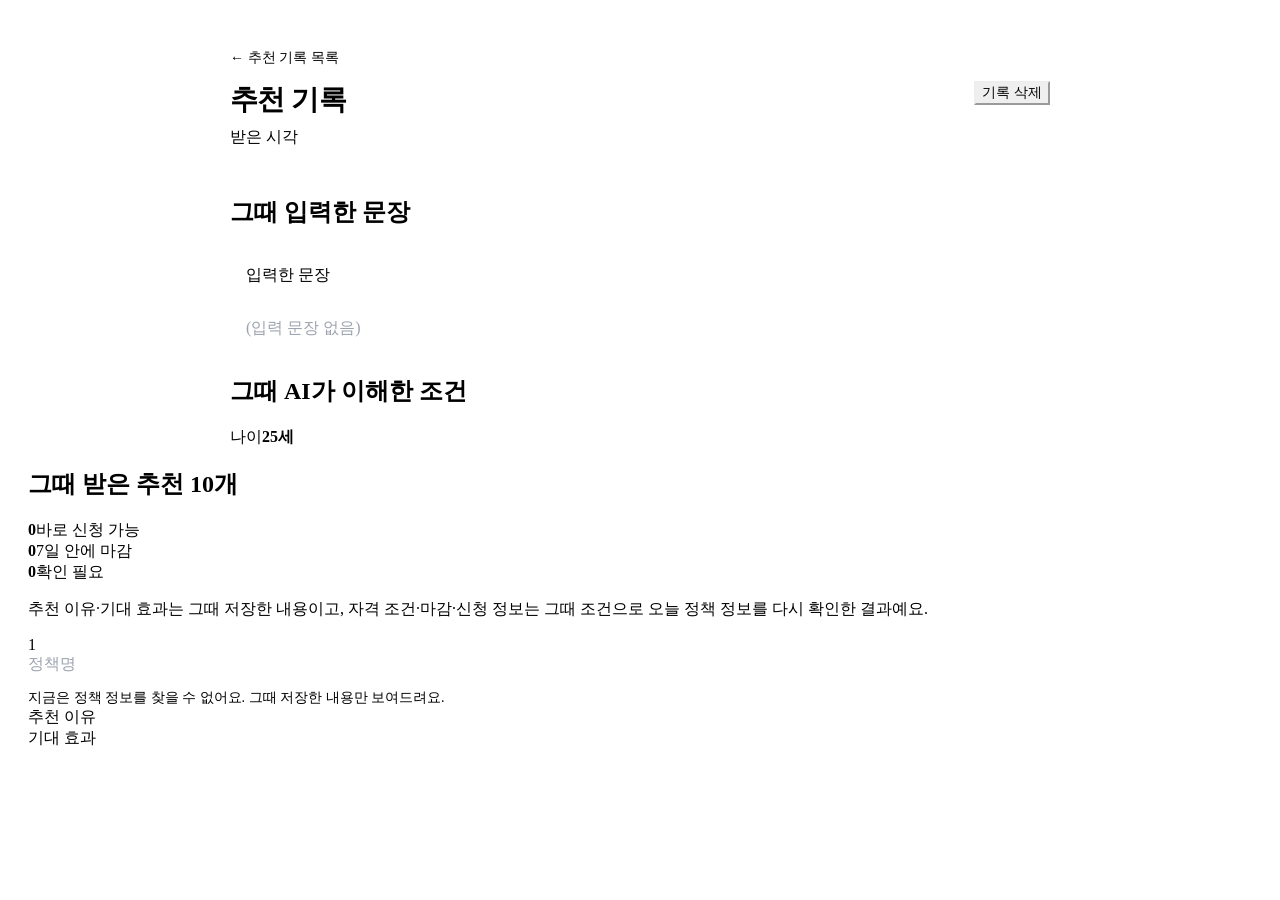
<file: src/main/resources/templates/mypage/history-detail.html>
<!DOCTYPE html>
<html lang="ko" xmlns:th="http://www.thymeleaf.org">
<head>
    <meta charset="UTF-8">
    <title>추천 기록 상세 | YouthCompass</title>
    <th:block th:replace="~{fragments/layout :: assets}"></th:block>
    <!-- 카드·요약·칩 모양은 AI 추천 결과 화면과 같은 CSS (policy/recommend.html) -->
    <link rel="stylesheet" th:href="@{/css/policy-card.css}">
    <style>
        /* 추천 결과 화면과 같은 폭: 카드는 한 줄에 3개라 넓게, 위쪽 기록 정보는 .narrow 폭 */
        .page {
            max-width: 1400px;
            margin: 0 auto;
            padding: 40px 20px 72px;
            color: var(--rc-body);
        }

        .narrow {
            max-width: 820px;
            margin-left: auto;
            margin-right: auto;
        }

        .back {
            display: inline-block;
            margin-bottom: 14px;
            color: var(--color-muted);
            font-size: 14px;
        }

        .back:hover {
            color: var(--color-primary);
            text-decoration: none;
        }

        .title-row {
            display: flex;
            flex-wrap: wrap;
            align-items: flex-start;
            justify-content: space-between;
            gap: 12px;
        }

        h1 {
            margin: 0 0 8px;
            color: var(--color-text);
            font-size: 28px;
            letter-spacing: -0.02em;
        }

        .subtitle {
            margin: 0 0 28px;
            color: var(--color-muted);
            font-size: 16px;
        }

        .title-row .btn {
            border-color: var(--rc-line);
            color: var(--color-muted);
            font-size: 14px;
        }

        .title-row .btn:hover {
            border-color: #f1b8b8;
            color: var(--color-no);
        }

        /* 그때 입력한 문장 */
        .sentence {
            margin: 0;
            padding: 14px 16px;
            border: 1px solid var(--rc-line);
            border-radius: 10px;
            background: var(--rc-soft);
            color: var(--color-text);
            font-size: 16px;
            line-height: 1.6;
            white-space: pre-line;
        }

        .sentence.missing {
            color: #9ca3af;
        }

        /* 정책 정보가 지워진 기록 카드 */
        .policy.gone .policy-name {
            color: #9ca3af;
        }

        .gone-note {
            margin: 14px 0 0;
            color: var(--color-muted);
            font-size: 14px;
        }

        @media (max-width: 640px) {
            .page {
                padding: 24px 16px 48px;
            }
        }
    </style>
</head>
<body>
<header th:replace="~{fragments/layout :: header}"></header>

<main class="page">

    <div class="narrow">
        <a class="back" th:href="@{/mypage/history}">← 추천 기록 목록</a>

        <div class="title-row">
            <div>
                <h1>추천 기록</h1>
                <p class="subtitle"
                   th:text="${#temporals.format(detail.createdAt, 'yyyy.MM.dd HH:mm')} + ' 에 받은 추천이에요.'">받은 시각</p>
            </div>
            <form th:action="@{/mypage/history/{id}/delete(id=${detail.historyId})}" method="post" class="inline"
                  onsubmit="return confirm('이 추천 기록을 삭제할까요? 되돌릴 수 없어요.');">
                <button type="submit" class="btn">기록 삭제</button>
            </form>
        </div>
    </div>

    <!-- 그때 입력한 문장 -->
    <div class="box narrow">
        <h2>그때 입력한 문장</h2>
        <p class="sentence" th:if="${detail.sentence}" th:text="${detail.sentence}">입력한 문장</p>
        <p class="sentence missing" th:unless="${detail.sentence}">(입력 문장 없음)</p>
    </div>

    <!-- 그때 AI가 이해한 조건 (저장된 PROFILE_JSON → 칩) -->
    <div class="box narrow" th:if="${!#maps.isEmpty(detail.conditions)}">
        <h2>그때 AI가 이해한 조건</h2>
        <div class="chips">
            <span class="chip" th:each="c : ${detail.conditions}">
                <span class="label" th:text="${c.key}">나이</span><b th:text="${c.value}">25세</b>
            </span>
        </div>
    </div>

    <!-- 요약 (추천 결과 화면과 같은 모양) -->
    <div class="result-top">
        <div class="box summary-box">
            <h2 class="result-title">
                그때 받은 추천 <span th:text="${#lists.size(detail.items)}">10</span>개
            </h2>
            <div class="stats" th:if="${!#lists.isEmpty(detail.items)}">
                <div class="stat ready">
                    <b th:text="${#lists.size(detail.items.?[card != null and card.unknownReasons.isEmpty()])}">0</b>바로 신청 가능
                </div>
                <div class="stat soon">
                    <b th:text="${#lists.size(detail.items.?[closingSoon])}">0</b>7일 안에 마감
                </div>
                <div class="stat check">
                    <b th:text="${#lists.size(detail.items.?[card != null and !card.unknownReasons.isEmpty()])}">0</b>확인 필요
                </div>
            </div>
            <p class="result-note">추천 이유·기대 효과는 그때 저장한 내용이고, 자격 조건·마감·신청 정보는
                그때 조건으로 오늘 정책 정보를 다시 확인한 결과예요.</p>
        </div>
    </div>

    <!-- 그때의 추천 카드 (RecommendHistoryItemDTO.card → 추천 결과와 같은 조각) -->
    <div class="policy-grid" th:if="${!#lists.isEmpty(detail.items)}">
        <th:block th:each="item : ${detail.items}">

            <!-- 정책 정보가 있으면: 추천 결과와 같은 카드 (다시 판정 버튼은 조건 수정 폼이 없어서 뺌) -->
            <th:block th:if="${item.card != null}"
                      th:with="notice=${#lists.isEmpty(item.notMatchedConditions)} ? null
                              : '지금 정책 정보로는 ' + ${#strings.listJoin(item.notMatchedConditions, ', ')}
                                + ' 조건이 맞지 않아요. 공고를 다시 확인해 주세요.'">
                <div th:replace="~{fragments/policy-card :: card(${item.card}, ${item.rankNo}, ${notice}, false)}"></div>
            </th:block>

            <!-- 정책 정보가 없으면: 저장해 둔 문장만 -->
            <div class="box policy gone" th:if="${item.card == null}">
                <div class="policy-head">
                    <span class="rank" th:text="${item.rankNo}">1</span>
                    <div>
                        <span class="policy-name" th:text="${item.policyName} ?: '정책 정보 없음'">정책명</span>
                    </div>
                </div>
                <p class="gone-note">지금은 정책 정보를 찾을 수 없어요. 그때 저장한 내용만 보여드려요.</p>
                <div class="insight why" th:if="${item.reason}">
                    <span class="title">추천 이유</span>
                    <span th:text="${item.reason}"></span>
                </div>
                <div class="insight effect" th:if="${item.effect}">
                    <span class="title">기대 효과</span>
                    <span th:text="${item.effect}"></span>
                </div>
            </div>
        </th:block>
    </div>
</main>

<footer th:replace="~{fragments/layout :: footer}"></footer>

<script>
    // 찜 버튼: 새로고침 없이 fetch로 토글만 보내고, 버튼 글자·색만 바꾼다 (스크롤 위치 유지)
    document.querySelectorAll('form[action^="/bookmarks/"]').forEach(function (form) {
        form.addEventListener("submit", function (event) {
            event.preventDefault();
            const btn = form.querySelector("button");
            btn.disabled = true;

            fetch(form.action, { method: "POST" })
                .then(function (res) {
                    // 로그인이 풀렸으면 로그인 화면으로 리다이렉트됨 → 실패로 처리
                    if (!res.ok || res.url.includes("/member/login")) {
                        throw new Error("찜 실패");
                    }
                    const nowBookmarked = !btn.classList.contains("btn-primary");
                    btn.classList.toggle("btn-primary", nowBookmarked);
                    btn.textContent = nowBookmarked ? "♥ 찜 해제" : "♡ 찜하기";
                })
                .catch(function () {
                    alert("찜 처리에 실패했어요. 다시 로그인한 뒤 시도해 주세요.");
                })
                .finally(function () {
                    btn.disabled = false;
                });
        });
    });
</script>
</body>
</html>
</file>
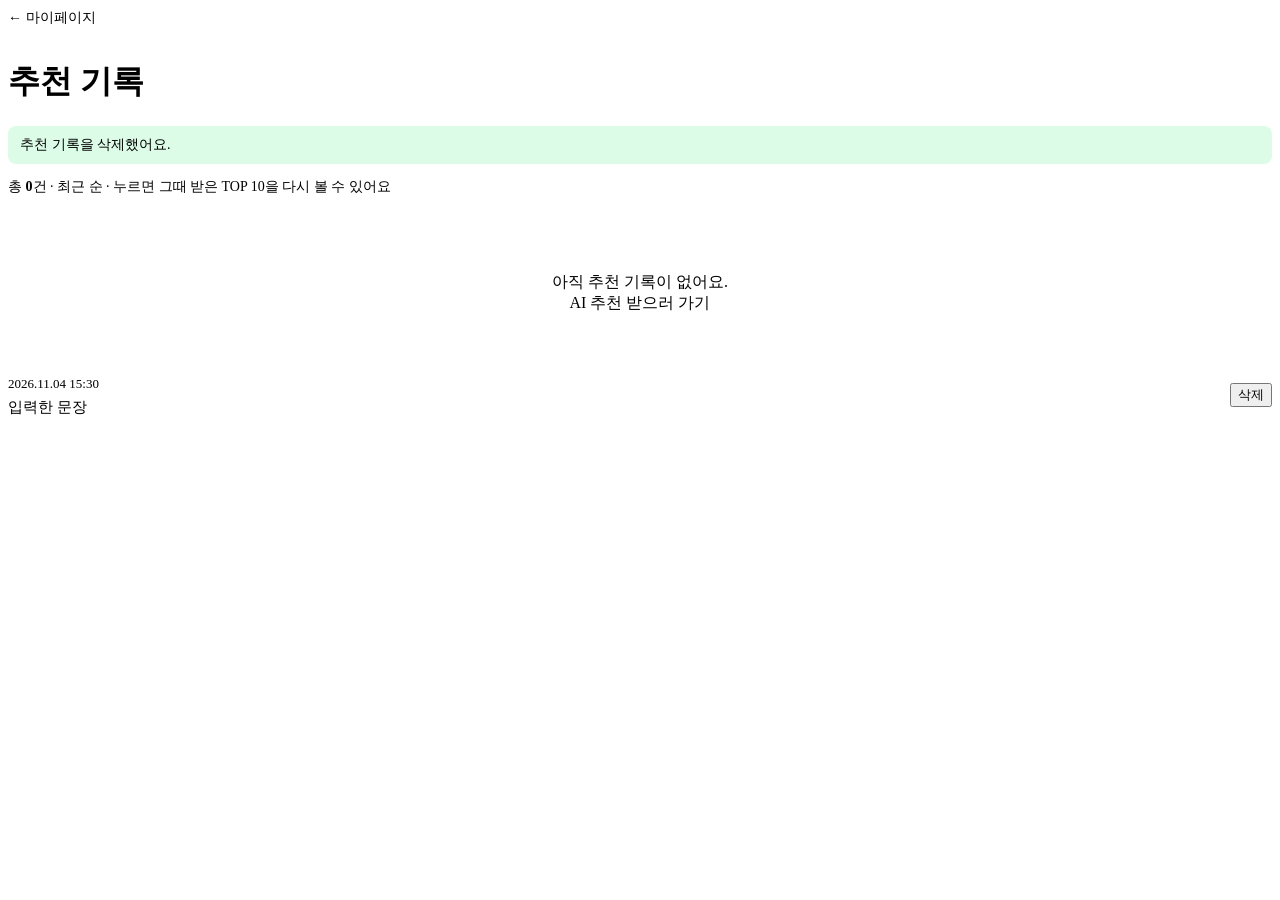
<file: src/main/resources/templates/mypage/history.html>
<!DOCTYPE html>
<html lang="ko" xmlns:th="http://www.thymeleaf.org">
<head>
    <meta charset="UTF-8">
    <title>추천 기록 | YouthCompass</title>
    <th:block th:replace="~{fragments/layout :: assets}"></th:block>
    <style>
        .back { display: inline-block; margin-bottom: 12px; font-size: 14px; }
        .result-count { color: var(--color-muted); font-size: 14px; margin: 8px 0 16px; }
        .history-list { display: flex; flex-direction: column; gap: 12px; }
        .history-card { display: block; color: var(--color-text); }
        .history-card:hover { text-decoration: none; box-shadow: 0 6px 20px rgba(0, 0, 0, 0.12); }
        .history-card .date { color: var(--color-muted); font-size: 13px; }
        .history-card .sentence { margin: 6px 0 0; font-size: 15px; }
        .empty { text-align: center; color: var(--color-muted); padding: 60px 0; }
        .empty .btn { margin-top: 16px; }
        .history-row { display: flex; gap: 8px; align-items: stretch; }
        .history-row .history-card { flex: 1; }
        .history-row form { display: flex; align-items: center; }
        .notice-ok { background: #dcfce7; color: var(--color-ok); padding: 10px 12px; border-radius: 8px; font-size: 14px; }
    </style>
</head>
<body>
<header th:replace="~{fragments/layout :: header}"></header>

<main class="container page">
    <a class="back" th:href="@{/mypage}">← 마이페이지</a>
    <h1>추천 기록</h1>

    <p class="notice-ok" th:if="${deleted}">추천 기록을 삭제했어요.</p>

    <p class="result-count">
        총 <b th:text="${#lists.size(histories)}">0</b>건 · 최근 순 · 누르면 그때 받은 TOP 10을 다시 볼 수 있어요
    </p>

    <!-- 기록이 없을 때 -->
    <div class="empty" th:if="${#lists.isEmpty(histories)}">
        아직 추천 기록이 없어요.<br>
        <a class="btn btn-primary" th:href="@{/policy/recommend}">AI 추천 받으러 가기</a>
    </div>

    <!-- 기록 목록 (RecommendHistoryVO) -->
    <div class="history-list">
        <div class="history-row" th:each="h : ${histories}">
            <a class="card history-card" th:href="@{/mypage/history/{id}(id=${h.historyId})}">
                <span class="date" th:text="${#temporals.format(h.createdAt, 'yyyy.MM.dd HH:mm')}">2026.11.04 15:30</span>
                <p class="sentence"
                   th:text="${h.sentence != null} ? ${#strings.abbreviate(h.sentence, 90)} : '(입력 문장 없음)'">입력한 문장</p>
            </a>
            <form th:action="@{/mypage/history/{id}/delete(id=${h.historyId})}" method="post"
                  onsubmit="return confirm('이 추천 기록을 삭제할까요? 되돌릴 수 없어요.');">
                <button type="submit" class="btn">삭제</button>
            </form>
        </div>
    </div>
</main>

<footer th:replace="~{fragments/layout :: footer}"></footer>
</body>
</html>
</file>
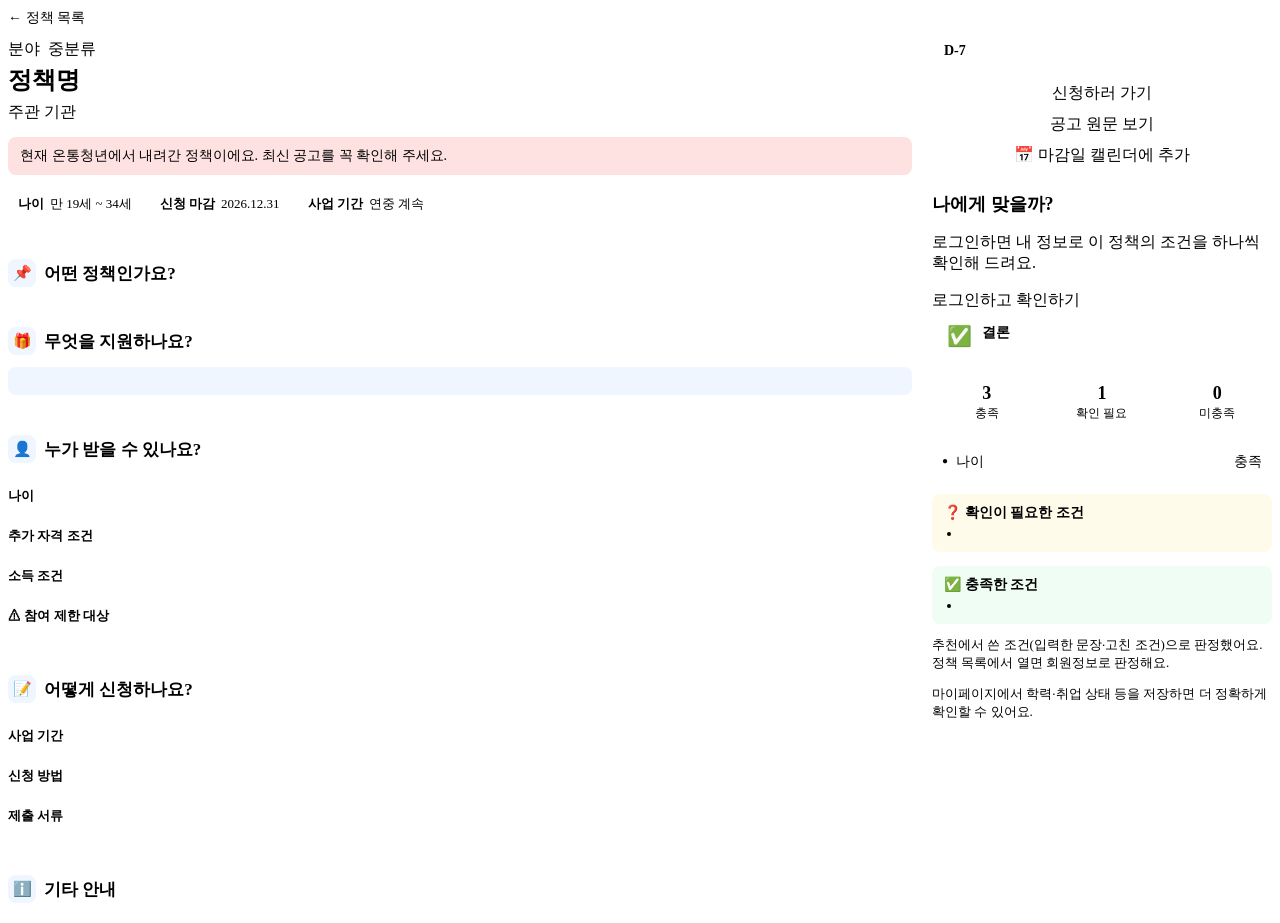
<file: src/main/resources/templates/policy/detail.html>
<!DOCTYPE html>
<html lang="ko" xmlns:th="http://www.thymeleaf.org">
<head>
    <meta charset="UTF-8">
    <title th:text="${detail.policy.policyName} + ' | YouthCompass'">정책 상세</title>
    <th:block th:replace="~{fragments/layout :: assets}"></th:block>
    <style>
        .detail { display: grid; grid-template-columns: 1fr 340px; gap: 20px; align-items: start; }
        @media (max-width: 860px) { .detail { grid-template-columns: 1fr; } }
        /* 긴 URL·공백 없는 문자열이 칸을 밀어내 화면 밖으로 넘치지 않게 */
        .detail > * { min-width: 0; }
        .detail section, .detail aside { overflow-wrap: anywhere; }
        .back { display: inline-block; margin-bottom: 12px; font-size: 14px; }
        .title-row { display: flex; gap: 8px; align-items: center; margin-bottom: 4px; }
        h1 { margin: 4px 0 6px; font-size: 24px; line-height: 1.35; }
        .org { color: var(--color-muted); margin: 0 0 14px; }

        /* 제목 아래 핵심 요약 칩 */
        .summary { display: flex; flex-wrap: wrap; gap: 8px; margin-bottom: 8px; }
        .summary .chip { display: inline-flex; gap: 6px; align-items: center; padding: 6px 10px;
                         border: 1px solid var(--color-border); border-radius: 8px; font-size: 13px; background: var(--color-bg); }
        .summary .chip b { color: var(--color-muted); font-weight: 600; }

        /* 섹션: 질문형 제목 + 구분선 */
        .sec { padding-top: 20px; margin-top: 20px; border-top: 1px solid var(--color-border); }
        .sec h2 { display: flex; align-items: center; gap: 8px; margin: 0 0 12px; font-size: 17px; }
        .sec h2 .ico { display: inline-flex; width: 28px; height: 28px; align-items: center; justify-content: center;
                       border-radius: 8px; background: #eff6ff; font-size: 15px; }
        .text { margin: 0; white-space: pre-line; }
        .desc { color: #374151; }

        /* 지원 내용: 가장 중요한 정보라 강조 박스 */
        .highlight { padding: 14px 16px; border-radius: 8px; background: #eff6ff;
                     border-left: 4px solid var(--color-primary); white-space: pre-line; }

        /* 라벨 | 내용 행 */
        .rows { margin: 0; }
        .row { display: grid; grid-template-columns: 110px 1fr; gap: 12px; padding: 10px 0; border-bottom: 1px dashed var(--color-border); }
        .row:last-child { border-bottom: 0; }
        .row dt { font-size: 13px; font-weight: 700; color: var(--color-muted); padding-top: 2px; }
        .row dd { margin: 0; white-space: pre-line; }
        .row.warn dt { color: var(--color-no); }
        .row.warn dd { color: #7f1d1d; }
        @media (max-width: 640px) { .row { grid-template-columns: 1fr; gap: 4px; } }

        .apply-box { display: flex; flex-direction: column; gap: 10px; margin-bottom: 16px; }
        .apply-box .dday { align-self: flex-start; font-size: 14px; font-weight: 700; padding: 4px 12px; }
        .apply-box .period { font-size: 14px; color: var(--color-muted); }
        .apply-box .btn { text-align: center; }
        .notice { padding: 10px 12px; border-radius: 8px; background: #fee2e2; color: var(--color-no); font-size: 14px; }

        /* 나에게 맞을까? */
        .eligibility h2 { font-size: 18px; margin: 0 0 12px; }
        .verdict { display: flex; gap: 10px; align-items: flex-start; padding: 12px 14px; border-radius: 10px;
                   font-size: 14px; font-weight: 600; margin-bottom: 14px; border: 1px solid transparent; }
        .verdict .ico { font-size: 20px; line-height: 1.2; }
        .verdict.badge-ok { border-color: #bbf7d0; }
        .verdict.badge-unknown { border-color: #fde68a; }
        .verdict.badge-no { border-color: #fecaca; }

        .counts { display: grid; grid-template-columns: repeat(3, 1fr); gap: 6px; margin-bottom: 14px; text-align: center; }
        .counts div { padding: 8px 4px; border-radius: 8px; font-size: 12px; }
        .counts strong { display: block; font-size: 18px; line-height: 1.2; }

        .cond-list { list-style: none; padding: 0; margin: 0; font-size: 14px; }
        .cond-list li { display: flex; justify-content: space-between; align-items: center; gap: 8px;
                        padding: 9px 10px; border-radius: 8px; margin-bottom: 4px; background: var(--color-bg); }
        .cond-list li .name::before { content: "●"; margin-right: 8px; font-size: 10px; vertical-align: 2px; }
        .cond-list li.st-badge-ok .name::before { color: var(--color-ok); }
        .cond-list li.st-badge-unknown .name::before { color: var(--color-unknown); }
        .cond-list li.st-badge-no { background: #fef2f2; }
        .cond-list li.st-badge-no .name { font-weight: 700; }
        .cond-list li.st-badge-no .name::before { color: var(--color-no); }

        .reasons { margin-top: 14px; padding: 10px 12px; border-radius: 8px; font-size: 14px; }
        .reasons.ok { background: #f0fdf4; }
        .reasons.unknown { background: #fffbeb; }
        .reason-title { font-weight: 700; margin-bottom: 4px; }
        .reason-list { padding-left: 18px; margin: 0; }
        .reason-list li + li { margin-top: 4px; }
        .hint { font-size: 13px; color: var(--color-muted); margin-top: 12px; }
    </style>
</head>
<body>
<header th:replace="~{fragments/layout :: header}"></header>

<main class="container page" th:with="p=${detail.policy}">
    <a class="back" th:href="@{/policies}">← 정책 목록</a>

    <div class="detail">
        <!-- 왼쪽: 정책 정보 -->
        <section class="card">
            <div class="title-row">
                <span class="badge" th:text="${detail.card.largeCategory} ?: '기타'">분야</span>
                <span class="badge" th:if="${p.policyMediumCategory}" th:text="${p.policyMediumCategory}">중분류</span>
            </div>
            <h1 th:text="${p.policyName}">정책명</h1>
            <p class="org" th:if="${p.policyOrganizationName}" th:text="${p.policyOrganizationName}">주관 기관</p>

            <p class="notice" th:if="${detail.inactive}">
                현재 온통청년에서 내려간 정책이에요. 최신 공고를 꼭 확인해 주세요.
            </p>

            <!-- 핵심 요약 -->
            <div class="summary">
                <span class="chip"><b>나이</b><span th:text="${detail.ageText}">만 19세 ~ 34세</span></span>
                <span class="chip" th:if="${p.policyApplyEndDate}"><b>신청 마감</b>
                    <span th:text="${#temporals.format(p.policyApplyEndDate, 'yyyy.MM.dd')}">2026.12.31</span></span>
                <span class="chip" th:if="${detail.businessPeriodText}"><b>사업 기간</b>
                    <span th:text="${detail.businessPeriodText}">연중 계속</span></span>
            </div>

            <div class="sec">
                <h2><span class="ico">📌</span>어떤 정책인가요?</h2>
                <p class="text desc" th:text="${p.policyDescription} ?: '-'"></p>
            </div>

            <div class="sec">
                <h2><span class="ico">🎁</span>무엇을 지원하나요?</h2>
                <div class="highlight" th:text="${p.policySupportContent} ?: '-'"></div>
            </div>

            <div class="sec">
                <h2><span class="ico">👤</span>누가 받을 수 있나요?</h2>
                <dl class="rows">
                    <div class="row">
                        <dt>나이</dt>
                        <dd th:text="${detail.ageText}"></dd>
                    </div>
                    <div class="row" th:if="${!#strings.isEmpty(#strings.trim(p.policyAdditionalCondition))}">
                        <dt>추가 자격 조건</dt>
                        <dd th:text="${p.policyAdditionalCondition}"></dd>
                    </div>
                    <div class="row" th:if="${!#strings.isEmpty(#strings.trim(p.policyIncomeEtcCondition))}">
                        <dt>소득 조건</dt>
                        <dd th:text="${p.policyIncomeEtcCondition}"></dd>
                    </div>
                    <div class="row warn" th:if="${!#strings.isEmpty(#strings.trim(p.policyParticipationRestriction))}">
                        <dt>⚠ 참여 제한 대상</dt>
                        <dd th:text="${p.policyParticipationRestriction}"></dd>
                    </div>
                </dl>
            </div>

            <div class="sec">
                <h2><span class="ico">📝</span>어떻게 신청하나요?</h2>
                <dl class="rows">
                    <div class="row" th:if="${detail.businessPeriodText}">
                        <dt>사업 기간</dt>
                        <dd th:text="${detail.businessPeriodText}"></dd>
                    </div>
                    <div class="row">
                        <dt>신청 방법</dt>
                        <dd th:text="${p.policyApplicationMethod} ?: '-'"></dd>
                    </div>
                    <div class="row" th:if="${!#strings.isEmpty(#strings.trim(p.policySubmissionDocuments))}">
                        <dt>제출 서류</dt>
                        <dd th:text="${p.policySubmissionDocuments}"></dd>
                    </div>
                </dl>
            </div>

            <div class="sec" th:if="${!#strings.isEmpty(#strings.trim(p.policyEtcNote))}">
                <h2><span class="ico">ℹ️</span>기타 안내</h2>
                <p class="text" th:text="${p.policyEtcNote}"></p>
            </div>
        </section>

        <!-- 오른쪽: 신청 + 나에게 맞는지 -->
        <aside>
            <div class="card apply-box">
                <span class="badge dday"
                      th:classappend="${detail.card.closed} ? 'badge-no' : (${detail.card.closingSoon} ? 'badge-unknown' : 'badge-ok')"
                      th:text="${detail.card.deadlineLabel}">D-7</span>

                <span class="period" th:if="${p.policyApplyEndDate}"
                      th:text="'신청기간 ' + (${p.policyApplyStartDate} != null ? ${#temporals.format(p.policyApplyStartDate, 'yyyy.MM.dd')} : '') + ' ~ ' + ${#temporals.format(p.policyApplyEndDate, 'yyyy.MM.dd')}">
                </span>

                <a class="btn btn-primary" th:if="${p.policyApplicationUrl}"
                   th:href="${p.policyApplicationUrl}" target="_blank" rel="noopener">신청하러 가기</a>
                <a class="btn" th:if="${p.policyReferenceUrl}"
                   th:href="${p.policyReferenceUrl}" target="_blank" rel="noopener">공고 원문 보기</a>

                <!-- 마감일 캘린더 파일(.ics, CalendarController) — 마감일이 있는 정책만 -->
                <a class="btn" th:if="${p.policyApplyEndDate != null and !detail.card.closed}"
                   th:href="@{/policy/{id}/calendar.ics(id=${p.policyId})}">📅 마감일 캘린더에 추가</a>

                <!-- 찜 버튼 (fragments/bookmark.html, B) -->
                <div th:replace="~{fragments/bookmark :: button(${p.policyId}, ${bookmarked})}"></div>
            </div>

            <div class="card eligibility">
                <h2>나에게 맞을까?</h2>

                <!-- 비로그인 -->
                <div th:unless="${detail.evaluated}">
                    <p>로그인하면 내 정보로 이 정책의 조건을 하나씩 확인해 드려요.</p>
                    <a class="btn btn-primary" th:href="@{/member/login}">로그인하고 확인하기</a>
                </div>

                <!-- 로그인 회원 또는 추천에서 온 링크 -->
                <div th:if="${detail.evaluated}">
                    <!-- 종합 결론 -->
                    <div class="verdict" th:classappend="${detail.verdictClass()}">
                        <span class="ico" th:text="${detail.notMatchCount > 0} ? '❌' : (${detail.unknownCount > 0} ? '⚠️' : '✅')">✅</span>
                        <span th:text="${detail.verdict()}">결론</span>
                    </div>

                    <!-- 개수 요약 -->
                    <div class="counts" th:unless="${#lists.isEmpty(detail.conditions)}">
                        <div class="badge-ok"><strong th:text="${detail.matchRowCount()}">3</strong>충족</div>
                        <div class="badge-unknown"><strong th:text="${detail.unknownRowCount()}">1</strong>확인 필요</div>
                        <div class="badge-no"><strong th:text="${detail.notMatchRowCount()}">0</strong>미충족</div>
                    </div>

                    <!-- 조건별 결과 -->
                    <ul class="cond-list">
                        <li th:each="c : ${detail.conditions}" th:classappend="${'st-' + c.badgeClass()}">
                            <span class="name" th:text="${c.name()}">나이</span>
                            <span class="badge" th:classappend="${c.badgeClass()}" th:text="${c.label()}">충족</span>
                        </li>
                    </ul>

                    <div class="reasons unknown" th:unless="${#lists.isEmpty(detail.unknownReasons)}">
                        <div class="reason-title">❓ 확인이 필요한 조건</div>
                        <ul class="reason-list">
                            <li th:each="r : ${detail.unknownReasons}" th:text="${r}"></li>
                        </ul>
                    </div>

                    <div class="reasons ok" th:unless="${#lists.isEmpty(detail.matchedReasons)}">
                        <div class="reason-title">✅ 충족한 조건</div>
                        <ul class="reason-list">
                            <li th:each="r : ${detail.matchedReasons}" th:text="${r}"></li>
                        </ul>
                    </div>

                    <p class="hint" th:if="${detail.fromRecommend}">
                        추천에서 쓴 조건(입력한 문장·고친 조건)으로 판정했어요.
                        정책 목록에서 열면 회원정보로 판정해요.
                    </p>
                    <p class="hint" th:unless="${detail.fromRecommend}">
                        <span th:unless="${#lists.isEmpty(detail.filledFromMember)}"
                              th:text="${#strings.listJoin(detail.filledFromMember, '·')} + '은(는) 회원정보로 판정했어요. '"></span>
                        마이페이지에서 학력·취업 상태 등을 저장하면 더 정확하게 확인할 수 있어요.
                    </p>
                </div>
            </div>
        </aside>
    </div>
</main>

<footer th:replace="~{fragments/layout :: footer}"></footer>
</body>
</html>
</file>
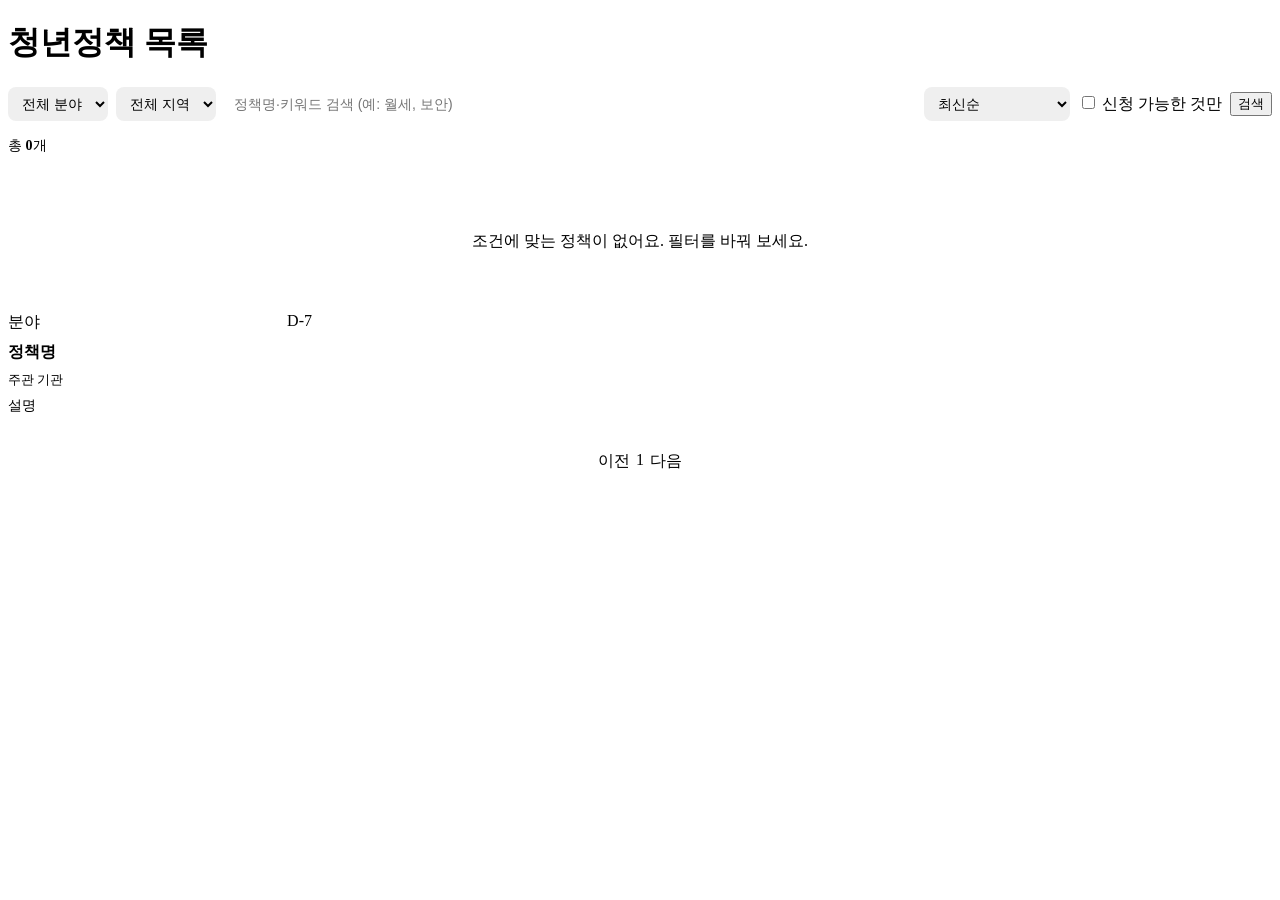
<file: src/main/resources/templates/policy/list.html>
<!DOCTYPE html>
<html lang="ko" xmlns:th="http://www.thymeleaf.org">
<head>
    <meta charset="UTF-8">
    <title>정책 목록 | YouthCompass</title>
    <th:block th:replace="~{fragments/layout :: assets}"></th:block>
    <style>
        .filter { display: flex; flex-wrap: wrap; gap: 8px; align-items: center; margin-bottom: 16px; }
        .filter select, .filter input[type=text] {
            padding: 8px 10px; border: 1px solid var(--color-border); border-radius: 8px; font-size: 14px;
        }
        .filter input[type=text] { flex: 1; min-width: 180px; }
        .result-count { color: var(--color-muted); font-size: 14px; margin: 8px 0 16px; }
        .grid { display: grid; grid-template-columns: repeat(auto-fill, minmax(300px, 1fr)); gap: 16px; }
        .policy-card { display: flex; flex-direction: column; gap: 8px; }
        .policy-card h3 { margin: 0; font-size: 16px; line-height: 1.4; }
        .policy-card h3 a { color: var(--color-text); }
        .policy-card .meta { color: var(--color-muted); font-size: 13px; }
        .policy-card .summary { font-size: 14px; margin: 0; flex: 1; }
        .card-top { display: flex; justify-content: space-between; gap: 8px; }
        .pagination { display: flex; justify-content: center; gap: 6px; margin-top: 28px; }
        .pagination .current { background: var(--color-primary); color: #fff; border-color: var(--color-primary); }
        .empty { text-align: center; color: var(--color-muted); padding: 60px 0; }
    </style>
</head>
<body>
<header th:replace="~{fragments/layout :: header}"></header>

<main class="container page">
    <h1>청년정책 목록</h1>

    <!-- 필터 (GET → 주소에 조건이 남아서 새로고침·공유 가능) -->
    <form class="filter" th:action="@{/policies}" th:object="${condition}" method="get">
        <select th:field="*{category}">
            <option value="">전체 분야</option>
            <option th:each="c : ${categoryOptions}" th:value="${c}" th:text="${c}"></option>
        </select>

        <select th:field="*{region}">
            <option value="">전체 지역</option>
            <option th:each="r : ${regionOptions}" th:value="${r.name()}" th:text="${r.regionName}"></option>
        </select>

        <input type="text" th:field="*{keyword}" placeholder="정책명·키워드 검색 (예: 월세, 보안)">

        <select th:field="*{sort}">
            <option value="latest">최신순</option>
            <option value="deadline">마감 임박순</option>
            <option value="recent">최근 모집 시작순</option>
        </select>

        <label><input type="checkbox" th:field="*{openOnly}"> 신청 가능한 것만</label>

        <button type="submit" class="btn btn-primary">검색</button>
    </form>

    <p class="result-count">총 <b th:text="${result.totalCount}">0</b>개</p>

    <div class="empty" th:if="${#lists.isEmpty(result.items)}">
        조건에 맞는 정책이 없어요. 필터를 바꿔 보세요.
    </div>

    <div class="grid">
        <div class="card policy-card" th:each="p : ${result.items}">
            <div class="card-top">
                <span class="badge" th:text="${p.largeCategory} ?: '기타'">분야</span>
                <span class="badge"
                      th:classappend="${p.closed} ? 'badge-no' : (${p.closingSoon} ? 'badge-unknown' : 'badge-ok')"
                      th:text="${p.deadlineLabel}">D-7</span>
            </div>

            <h3><a th:href="@{/policies/{id}(id=${p.policyId})}" th:text="${p.policyName}">정책명</a></h3>
            <div class="meta" th:if="${p.organizationName}" th:text="${p.organizationName}">주관 기관</div>
            <p class="summary" th:text="${p.summary}">설명</p>

            <!-- 찜 버튼 (fragments/bookmark.html, B) — js/bookmark.js가 새로고침 없이 토글 -->
            <div th:replace="~{fragments/bookmark :: button(${p.policyId}, ${bookmarkedIds.contains(p.policyId)})}"></div>
        </div>
    </div>

    <!-- 페이지 번호 (현재 필터 유지) -->
    <nav class="pagination" th:if="${result.totalPages > 1}">
        <a class="btn" th:if="${result.hasPrev()}"
           th:href="@{/policies(category=${condition.category}, region=${condition.region},
                     keyword=${condition.keyword}, openOnly=${condition.openOnly}, sort=${condition.sort}, page=${result.startPage - 1})}">이전</a>

        <a class="btn" th:each="n : ${#numbers.sequence(result.startPage, result.endPage)}"
           th:classappend="${n == result.page} ? 'current'"
           th:href="@{/policies(category=${condition.category}, region=${condition.region},
                     keyword=${condition.keyword}, openOnly=${condition.openOnly}, sort=${condition.sort}, page=${n})}"
           th:text="${n}">1</a>

        <a class="btn" th:if="${result.hasNext()}"
           th:href="@{/policies(category=${condition.category}, region=${condition.region},
                     keyword=${condition.keyword}, openOnly=${condition.openOnly}, sort=${condition.sort}, page=${result.endPage + 1})}">다음</a>
    </nav>

</main>

<footer th:replace="~{fragments/layout :: footer}"></footer>

<!-- 찜 버튼 비동기 토글 -->
<script th:src="@{/js/bookmark.js}"></script>
</body>
</html>
</file>
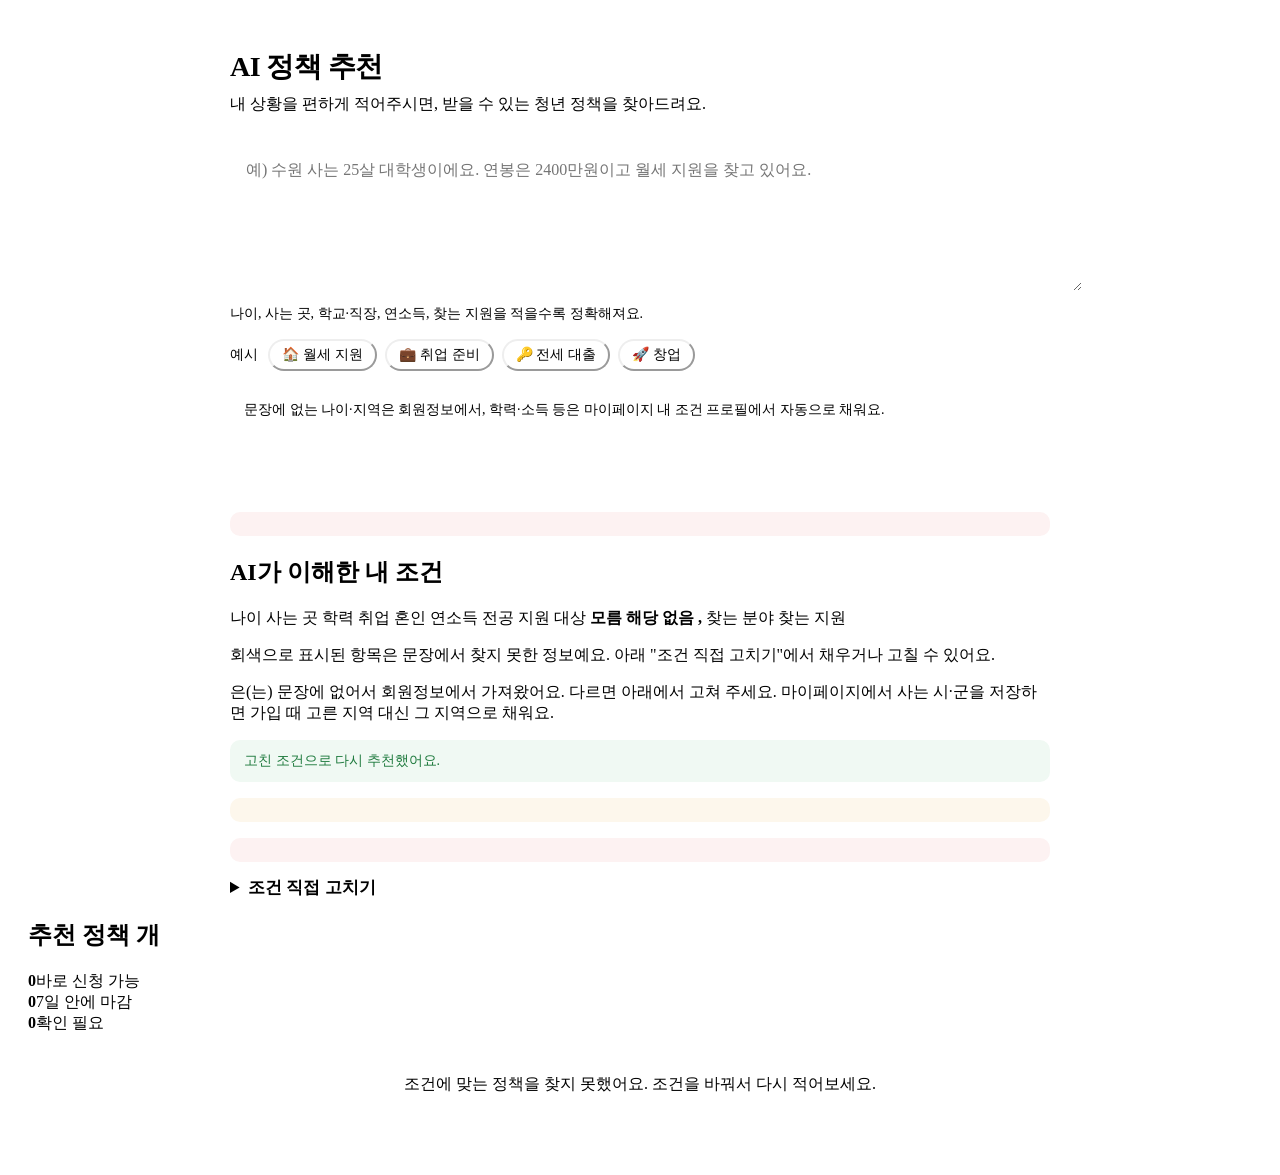
<file: src/main/resources/templates/policy/recommend.html>
<!DOCTYPE html>
<html lang="ko" xmlns:th="http://www.thymeleaf.org">
<head>
    <meta charset="UTF-8">
    <title>AI 정책 추천 | YouthCompass</title>
    <!-- 공통 CSS·viewport (상단 바·하단과 같은 글꼴·색) — 아래 <style>이 이 페이지 전용 -->
    <th:block th:replace="~{fragments/layout :: assets}"></th:block>
    <link rel="stylesheet" th:href="@{/css/policy-card.css}">
    <style>
        /* ------------------------------------------------------------
           AI 정책 추천 화면 전용 스타일
           - 차분하게: 흰 카드 + 옅은 테두리, 강조색은 파랑(--color-primary) 하나만
           - 의미 색(초록·주황)은 작은 글자·점에만 쓰고 넓은 면에는 쓰지 않음
           - 추천 카드는 한 줄에 3개라 넓게, 입력·조건 영역은 .narrow 폭
           - 카드·요약 모양은 /css/policy-card.css (추천 기록 상세와 같이 씀)
           ------------------------------------------------------------ */
        .page {
            max-width: 1400px;
            margin: 0 auto;
            padding: 40px 20px 72px;
            color: var(--rc-body);
        }

        .narrow {
            max-width: 820px;
            margin-left: auto;
            margin-right: auto;
        }

        h1 {
            margin: 0 0 8px;
            color: var(--color-text);
            font-size: 28px;
            letter-spacing: -0.02em;
        }

        .subtitle {
            margin: 0 0 28px;
            color: var(--color-muted);
            font-size: 16px;
        }

        /* 1. 입력창 */
        textarea {
            width: 100%;
            min-height: 120px;
            padding: 14px 16px;
            border: 1px solid var(--rc-line);
            border-radius: 10px;
            background: var(--rc-soft);
            color: var(--color-text);
            font-size: 16px;
            font-family: inherit;
            line-height: 1.6;
            resize: vertical;
            transition: border-color 0.15s, background 0.15s;
        }

        textarea:focus,
        .edit-grid input:focus,
        .edit-grid select:focus {
            outline: none;
            border-color: var(--color-primary);
            background: var(--color-surface);
            box-shadow: 0 0 0 3px rgba(37, 99, 235, 0.12);
        }

        .hint {
            margin: 10px 0 16px;
            color: var(--color-muted);
            font-size: 14px;
        }

        /* 예시 문장 (누르면 입력칸에 채움) */
        .examples {
            display: flex;
            flex-wrap: wrap;
            align-items: center;
            gap: 8px;
            margin: 0 0 18px;
            font-size: 14px;
        }

        .examples .label {
            margin-right: 2px;
            color: var(--color-muted);
        }

        .examples .btn {
            padding: 5px 12px;
            border-color: var(--rc-line);
            border-radius: 999px;
            background: var(--color-surface);
            color: var(--rc-body);
            font-size: 14px;
        }

        .profile-hint {
            margin: 0 0 18px;
            padding: 12px 14px;
            border-radius: 10px;
            background: var(--rc-tint);
            color: var(--rc-body);
            font-size: 14px;
        }

        /* 이 화면의 큰 파란 버튼 (상단 바·찜 버튼 같은 .btn은 제외, :where라 우선순위는 element와 같음) */
        button:where(:not(.btn)) {
            width: 100%;
            padding: 14px;
            border: none;
            border-radius: 10px;
            background: var(--color-primary);
            color: white;
            font-size: 16px;
            font-weight: 600;
            font-family: inherit;
            cursor: pointer;
            transition: background 0.15s;
        }

        button:where(:not(.btn)):hover {
            background: var(--color-primary-dark);
        }

        button:where(:not(.btn)):disabled {
            background: #9db5ea;
            cursor: wait;
        }

        .error {
            margin-top: 14px;
            padding: 12px 14px;
            border-radius: 10px;
            background: #fdf2f2;
            color: #b42318;
            font-size: 14px;
        }

        .empty-result {
            margin-top: 40px;
            text-align: center;
            color: var(--color-muted);
        }

        /* 3. 조건 직접 고치기 */
        .notice {
            margin: 0 0 16px;
            padding: 12px 14px;
            border-radius: 10px;
            background: #f0f9f3;
            color: #1e7a3d;
            font-size: 14px;
        }

        .notice.warn {
            background: #fdf7ec;
            color: #9a5b00;
        }

        .edit-box summary {
            color: var(--color-text);
            font-size: 17px;
            font-weight: 600;
        }

        .edit-help {
            margin: 12px 0 18px;
            color: var(--color-muted);
            font-size: 14px;
        }

        .edit-grid {
            display: grid;
            grid-template-columns: 1fr 1fr;
            gap: 16px 18px;
        }

        .edit-grid .wide {
            grid-column: 1 / -1;
        }

        .edit-grid label {
            display: block;
            margin-bottom: 6px;
            color: var(--rc-body);
            font-size: 14px;
            font-weight: 600;
        }

        .edit-grid input[type="text"],
        .edit-grid input[type="number"],
        .edit-grid select {
            width: 100%;
            padding: 10px 12px;
            border: 1px solid var(--rc-line);
            border-radius: 8px;
            background: var(--color-surface);
            color: var(--color-text);
            font-size: 15px;
            font-family: inherit;
        }

        .checks {
            display: flex;
            flex-wrap: wrap;
            gap: 8px 16px;
            font-size: 15px;
        }

        .checks label {
            display: flex;
            align-items: center;
            gap: 6px;
            margin: 0;
            font-weight: normal;
        }

        .edit-box button {
            margin-top: 22px;
        }

        @media (max-width: 560px) {
            .edit-grid {
                grid-template-columns: 1fr;
            }
        }

        /* 로딩 창: 추천 요청을 보낸 뒤 결과가 올 때까지 화면 전체를 덮음 */
        .loading-overlay {
            position: fixed;
            inset: 0;
            z-index: 1000;
            display: flex;
            align-items: center;
            justify-content: center;
            background: rgba(245, 247, 250, 0.88);
        }

        /* display:flex 가 hidden 속성을 이기지 않도록 (이 줄이 없으면 처음부터 보임) */
        .loading-overlay[hidden] {
            display: none;
        }

        .loading-box {
            width: min(90%, 360px);
            padding: 32px 24px;
            border: 1px solid #e8ebf0;
            border-radius: 14px;
            background: white;
            box-shadow: 0 8px 30px rgba(16, 24, 40, 0.08);
            text-align: center;
        }

        .loading-spinner {
            width: 40px;
            height: 40px;
            margin: 0 auto 18px;
            border: 3px solid #e3eaf8;
            border-top-color: var(--color-primary);
            border-radius: 50%;
            animation: loading-spin 0.9s linear infinite;
        }

        @keyframes loading-spin {
            to { transform: rotate(360deg); }
        }

        .loading-title {
            margin: 0;
            color: var(--color-text);
            font-size: 17px;
            font-weight: 700;
        }

        .loading-sub {
            margin: 8px 0 0;
            color: var(--color-muted);
            font-size: 14px;
        }

        .loading-elapsed {
            margin: 12px 0 0;
            color: var(--color-primary);
            font-size: 13px;
        }

        @media (max-width: 640px) {
            .page {
                padding: 24px 16px 48px;
            }

            .box {
                padding: 20px;
            }

            .policy {
                padding: 20px;
            }
        }
    </style>
</head>
<body>
<header th:replace="~{fragments/layout :: header}"></header>

<div class="page">

    <div class="narrow">
    <h1>AI 정책 추천</h1>
    <p class="subtitle">내 상황을 편하게 적어주시면, 받을 수 있는 청년 정책을 찾아드려요.</p>
    </div>

    <!-- =========================
         1. 입력창
         ========================= -->
    <div class="box narrow">
        <form id="recommend-form" th:action="@{/policy/recommend}" th:object="${request}" method="post">
            <textarea th:field="*{sentence}"
                      placeholder="예) 수원 사는 25살 대학생이에요. 연봉은 2400만원이고 월세 지원을 찾고 있어요."></textarea>
            <p class="hint">나이, 사는 곳, 학교·직장, 연소득, 찾는 지원을 적을수록 정확해져요.</p>

            <!-- 예시 문장: 누르면 입력칸에 채움 (아래 스크립트) -->
            <div class="examples">
                <span class="label">예시</span>
                <button type="button" class="btn example"
                        data-text="수원 사는 25살 대학생이에요. 월세 지원 받을 수 있는 거 있나요?">🏠 월세 지원</button>
                <button type="button" class="btn example"
                        data-text="서울 사는 28살 취업 준비생이고 소득은 없어요. 취업 지원 정책 알려주세요.">💼 취업 준비</button>
                <button type="button" class="btn example"
                        data-text="인천 사는 31살 중소기업 직장인이에요. 연봉 3200만원이고 전세자금 대출 알아보고 있어요.">🔑 전세 대출</button>
                <button type="button" class="btn example"
                        data-text="대구 사는 26살이고 창업을 준비하고 있어요. 창업 지원금 받을 수 있을까요?">🚀 창업</button>
            </div>

            <!-- 로그인 회원: 문장에 없는 조건은 회원정보·내 조건 프로필로 채움 (MemberProfileDefaults) -->
            <p class="profile-hint" th:if="${loginId != null}">
                문장에 없는 나이·지역은 회원정보에서, 학력·소득 등은
                <a th:href="@{/mypage}">마이페이지 내 조건 프로필</a>에서 자동으로 채워요.
            </p>

            <button type="submit" id="submit-btn">추천 받기</button>
        </form>

        <div class="error" th:if="${errorMessage}" th:text="${errorMessage}"></div>
    </div>

    <th:block th:if="${result}" th:with="p=${result.profile}, i=${result.intent}">

        <!-- =========================
             2. AI가 이해한 내 조건
             ========================= -->
        <div class="box narrow">
            <h2>AI가 이해한 내 조건</h2>

            <div class="chips">
                <span class="chip" th:classappend="${p.age == null} ? 'empty'">
                    <span class="label">나이</span>
                    <b th:text="${p.age != null} ? ${p.age} + '세' : '모름'"></b>
                </span>

                <span class="chip" th:classappend="${p.region == null} ? 'empty'">
                    <span class="label">사는 곳</span>
                    <b th:text="${p.region != null} ? ${p.region.regionName} : '모름'"></b>
                    <b th:if="${conditions != null and conditions.sigungu != null}"
                       th:text="${conditions.sigungu}"></b>
                </span>

                <span class="chip" th:classappend="${p.school == null} ? 'empty'">
                    <span class="label">학력</span>
                    <b th:text="${p.school != null} ? ${p.school.description} : '모름'"></b>
                </span>

                <span class="chip" th:classappend="${p.job == null} ? 'empty'">
                    <span class="label">취업</span>
                    <b th:text="${p.job != null} ? ${p.job.description} : '모름'"></b>
                </span>

                <span class="chip" th:classappend="${p.marriage == null} ? 'empty'">
                    <span class="label">혼인</span>
                    <b th:text="${p.marriage != null} ? ${p.marriage.description} : '모름'"></b>
                </span>

                <span class="chip" th:classappend="${p.annualIncome == null} ? 'empty'">
                    <span class="label">연소득</span>
                    <b th:text="${p.annualIncome != null}
                                ? ${#numbers.formatInteger(p.annualIncome, 1, 'COMMA')} + '만원'
                                : '모름'"></b>
                </span>

                <span class="chip" th:classappend="${p.major == null} ? 'empty'">
                    <span class="label">전공</span>
                    <b th:text="${p.major != null} ? ${p.major.description} : '모름'"></b>
                </span>

                <!-- 지원 대상: null = 언급 없음, 빈 목록 = 해당 없음이라고 말함 -->
                <span class="chip" th:classappend="${p.specialTargets == null} ? 'empty'">
                    <span class="label">지원 대상</span>
                    <b th:if="${p.specialTargets == null}">모름</b>
                    <b th:if="${p.specialTargets != null and #sets.isEmpty(p.specialTargets)}">해당 없음</b>
                    <b th:if="${p.specialTargets != null and !#sets.isEmpty(p.specialTargets)}">
                        <th:block th:each="t, st : ${p.specialTargets}">
                            <span th:text="${t.description}"></span><span th:unless="${st.last}">, </span>
                        </th:block>
                    </b>
                </span>

                <span class="chip" th:classappend="${i?.category == null} ? 'empty'">
                    <span class="label">찾는 분야</span>
                    <b th:text="${i?.category} ?: '모름'"></b>
                </span>

                <span class="chip" th:classappend="${i?.keyword == null} ? 'empty'">
                    <span class="label">찾는 지원</span>
                    <b th:text="${i?.keyword} ?: '모름'"></b>
                </span>
            </div>

            <p class="chips-note">회색으로 표시된 항목은 문장에서 찾지 못한 정보예요.
                아래 "조건 직접 고치기"에서 채우거나 고칠 수 있어요.</p>
            <p class="chips-note"
               th:if="${result.memberFilled != null and !#lists.isEmpty(result.memberFilled)}">
                <b th:text="${#strings.listJoin(result.memberFilled, '·')}"></b>은(는) 문장에 없어서 회원정보에서 가져왔어요.
                다르면 아래에서 고쳐 주세요.
                <span th:if="${result.memberFilled.contains('지역(가입 정보)')}">
                    마이페이지에서 사는 시·군을 저장하면 가입 때 고른 지역 대신 그 지역으로 채워요.
                </span>
            </p>
        </div>
    </th:block>

    <!-- =========================
         3. 조건 직접 고치기 (12번)
         AI가 뽑은 조건이 미리 채워져 있고, 고쳐서 보내면 AI 없이 바로 다시 추천
         ========================= -->
    <div class="box edit-box narrow" th:if="${conditions}">

        <p class="notice" th:if="${edited}">고친 조건으로 다시 추천했어요.</p>
        <p class="notice warn" th:if="${conditionNotice}" th:text="${conditionNotice}"></p>
        <p class="error" th:if="${conditionError}" th:text="${conditionError}"></p>

        <details th:open="${edited != null or conditionError != null}">
            <summary>조건 직접 고치기</summary>
            <p class="edit-help">AI가 잘못 이해했거나 빠진 조건을 고쳐주세요. 빈 칸은 "모름"으로 추천해요.</p>

            <form id="condition-form" th:action="@{/policy/recommend/conditions}" th:object="${conditions}" method="post">
                <input type="hidden" th:field="*{sentence}">

                <div class="edit-grid">
                    <div>
                        <label for="age">나이 (만)</label>
                        <input type="number" id="age" th:field="*{age}" min="0" max="120" placeholder="모름">
                    </div>

                    <div>
                        <label for="annualIncome">개인 연소득 (만원)</label>
                        <input type="number" id="annualIncome" th:field="*{annualIncome}" min="0" placeholder="모름 (예: 2400)">
                    </div>

                    <div>
                        <label for="region">사는 시·도</label>
                        <select id="region" th:field="*{region}">
                            <option value="">모름</option>
                            <option th:each="o : ${regionOptions}" th:value="${o.name()}" th:text="${o.regionName}"></option>
                        </select>
                    </div>

                    <div>
                        <label for="sigungu">사는 시·군·구</label>
                        <input type="text" id="sigungu" th:field="*{sigungu}" placeholder="모름 (예: 안양시)">
                    </div>

                    <div>
                        <label for="school">학력</label>
                        <select id="school" th:field="*{school}">
                            <option value="">모름</option>
                            <option th:each="o : ${schoolOptions}" th:value="${o.name()}" th:text="${o.description}"></option>
                        </select>
                    </div>

                    <div>
                        <label for="job">취업 상태</label>
                        <select id="job" th:field="*{job}">
                            <option value="">모름</option>
                            <option th:each="o : ${jobOptions}" th:value="${o.name()}" th:text="${o.description}"></option>
                        </select>
                    </div>

                    <div>
                        <label for="marriage">혼인</label>
                        <select id="marriage" th:field="*{marriage}">
                            <option value="">모름</option>
                            <option th:each="o : ${marriageOptions}" th:value="${o.name()}" th:text="${o.description}"></option>
                        </select>
                    </div>

                    <div>
                        <label for="major">전공 계열</label>
                        <select id="major" th:field="*{major}">
                            <option value="">모름</option>
                            <option th:each="o : ${majorOptions}" th:value="${o.name()}" th:text="${o.description}"></option>
                        </select>
                    </div>

                    <div class="wide">
                        <label>해당하는 지원 대상 (없으면 비워두세요)</label>
                        <div class="checks">
                            <label th:each="o : ${specialTargetOptions}">
                                <input type="checkbox" th:field="*{specialTargets}" th:value="${o.name()}">
                                <span th:text="${o.description}"></span>
                            </label>
                        </div>
                    </div>

                    <div>
                        <label for="category">찾는 분야</label>
                        <select id="category" th:field="*{category}">
                            <option value="">모름</option>
                            <option th:each="o : ${categoryOptions}" th:value="${o}" th:text="${o}"></option>
                        </select>
                    </div>

                    <div>
                        <label for="keyword">찾는 지원</label>
                        <input type="text" id="keyword" th:field="*{keyword}" placeholder="모름 (예: 월세)">
                    </div>
                </div>

                <button type="submit" id="condition-btn">이 조건으로 다시 추천 받기</button>
            </form>
        </details>
    </div>

    <th:block th:if="${result}">

        <!-- =========================
             4. 추천 정책 카드
             ========================= -->
        <!-- th:if 가 th:with 보다 먼저 계산돼서 조건을 그대로 씀 -->
        <div class="result-top"
             th:if="${!#lists.isEmpty(result.policies) or (result.missedPolicies != null and !#lists.isEmpty(result.missedPolicies))}">

            <!-- 추천 요약 -->
            <div class="box summary-box" th:if="${!#lists.isEmpty(result.policies)}">
                <h2 class="result-title">
                    추천 정책 <span th:text="${#lists.size(result.policies)}"></span>개
                </h2>
                <div class="stats">
                    <div class="stat ready"><b th:text="${result.readyCount}">0</b>바로 신청 가능</div>
                    <div class="stat soon"><b th:text="${result.closingSoonCount}">0</b>7일 안에 마감</div>
                    <div class="stat check"><b th:text="${result.needCheckCount}">0</b>확인 필요</div>
                </div>
                <p class="result-note"
                   th:text="${result.personalized}
                        ? '자격이 되는 정책 중에서 AI가 내 상황에 가장 도움이 될 순서로 골랐어요.'
                        : 'AI 맞춤 분석을 하지 못해 조건 일치 순서로 보여드려요.'"></p>
            </div>

            <!-- 조건 하나 차이로 놓친 정책 (A의 조각) — 요약 옆에 -->
            <div class="box missed-box" th:if="${result.missedPolicies != null and !#lists.isEmpty(result.missedPolicies)}">
                <div th:replace="~{fragments/missed :: section(${result.missedPolicies})}"></div>
            </div>
        </div>

        <div class="box empty-result" th:if="${#lists.isEmpty(result.policies)}">
            조건에 맞는 정책을 찾지 못했어요. 조건을 바꿔서 다시 적어보세요.
        </div>

        <div class="policy-grid" th:if="${!#lists.isEmpty(result.policies)}">
        <!-- 카드 한 장은 추천 기록 상세와 같은 조각 (th:replace 가 th:each 보다 먼저라 th:block 으로 반복) -->
        <th:block th:each="policy, st : ${result.policies}">
            <div th:replace="~{fragments/policy-card :: card(${policy}, ${st.count}, null, true)}"></div>
        </th:block>
        </div>


    </th:block>
</div>

<footer th:replace="~{fragments/layout :: footer}"></footer>

<!-- 로딩 창 (처음에는 숨김, 추천 요청을 보내면 아래 스크립트가 보여 줌) -->
<div id="loading-overlay" class="loading-overlay" hidden role="status" aria-live="polite">
    <div class="loading-box">
        <div class="loading-spinner"></div>
        <p class="loading-title" id="loading-title">AI가 맞춤 정책을 고르는 중…</p>
        <p class="loading-sub" id="loading-sub">1분 정도 걸릴 수 있어요. 창을 닫지 말고 기다려 주세요.</p>        <p class="loading-elapsed" id="loading-elapsed"></p>
    </div>
</div>

<script>
    // 놓친 정책 링크(A의 조각)도 상세는 새 탭으로 (POST 결과 화면이라 뒤로 가기 때 결과가 사라짐)
    document.querySelectorAll(".missed-box a").forEach(function (a) {
        a.target = "_blank";
        a.rel = "noopener";
    });

    // 예시 문장 버튼: 입력칸에 채우고 커서를 끝으로
    document.querySelectorAll(".examples .example").forEach(function (btn) {
        btn.addEventListener("click", function () {
            const textarea = document.querySelector("#recommend-form textarea");
            textarea.value = btn.dataset.text;
            textarea.focus();
            textarea.setSelectionRange(textarea.value.length, textarea.value.length);
        });
    });

    // 추천 요청을 보내면 결과가 올 때까지 로딩 창을 보여준다 (화면을 덮어서 중복 요청도 막음)
    let elapsedTimer = null;

    function showLoading(title, sub) {
        document.getElementById("loading-title").textContent = title;
        document.getElementById("loading-sub").textContent = sub;

        // 흐른 시간 표시 → 멈춘 게 아니라 진행 중이라는 걸 보여줌
        const elapsed = document.getElementById("loading-elapsed");
        const startedAt = Date.now();
        elapsed.textContent = "";
        clearInterval(elapsedTimer);
        elapsedTimer = setInterval(function () {
            const seconds = Math.floor((Date.now() - startedAt) / 1000);
            elapsed.textContent = seconds >= 90
                ? seconds + "초 지났어요 · 평소보다 오래 걸리고 있어요"
                : seconds + "초 지났어요";
        }, 1000);

        document.getElementById("loading-overlay").hidden = false;
    }

    function lockOnSubmit(formId, buttonId, title, sub) {
        const form = document.getElementById(formId);
        if (!form) {
            return;
        }
        form.addEventListener("submit", function () {
            document.getElementById(buttonId).disabled = true;
            showLoading(title, sub);
        });
    }

    lockOnSubmit("recommend-form", "submit-btn",
        "AI가 맞춤 정책을 고르는 중…",
        "1분 정도 걸릴 수 있어요. 창을 닫지 말고 기다려 주세요.");

    // 조건 수정 추천도 마지막에 AI가 TOP 10과 추천 이유를 다시 만들어서 시간이 걸림
    lockOnSubmit("condition-form", "condition-btn",
        "고친 조건으로 다시 고르는 중…",
        "AI가 추천 이유를 새로 쓰느라 시간이 조금 걸려요.");

    // 뒤로 가기로 돌아왔을 때(브라우저가 이전 화면을 그대로 보여주는 경우) 로딩 창·막힌 버튼 정리
    window.addEventListener("pageshow", function (event) {
        if (!event.persisted) {
            return;
        }
        clearInterval(elapsedTimer);
        document.getElementById("loading-overlay").hidden = true;
        ["submit-btn", "condition-btn"].forEach(function (id) {
            const btn = document.getElementById(id);
            if (btn) {
                btn.disabled = false;
            }
        });
    });
    // 찜 버튼: 추천 결과는 POST로 그려진 화면이라 페이지를 이동하면 결과가 사라짐
    //          → 이동 없이 fetch로 토글만 보내고, 버튼 글자·색만 바꾼다
    document.querySelectorAll('form[action^="/bookmarks/"]').forEach(function (form) {
        form.addEventListener("submit", function (event) {
            event.preventDefault();
            const btn = form.querySelector("button");
            btn.disabled = true;

            // 찜 후 돌아갈 곳을 GET으로 열 수 있는 추천 첫 화면으로 고정
            // (조건 수정 결과 주소 /policy/recommend/conditions 는 POST 전용 → 그대로 돌아가면 405)
            const url = new URL(form.action);
            url.searchParams.set("redirect", "/policy/recommend");

            fetch(url, { method: "POST" })
                .then(function (res) {
                    // 로그인이 풀렸으면 로그인 화면으로 리다이렉트됨 → 실패로 처리
                    if (!res.ok || res.url.includes("/member/login")) {
                        throw new Error("찜 실패");
                    }
                    const nowBookmarked = !btn.classList.contains("btn-primary");
                    btn.classList.toggle("btn-primary", nowBookmarked);
                    btn.textContent = nowBookmarked ? "♥ 찜 해제" : "♡ 찜하기";
                })
                .catch(function () {
                    alert("찜 처리에 실패했어요. 다시 로그인한 뒤 시도해 주세요.");
                })
                .finally(function () {
                    btn.disabled = false;
                });
        });
    });
</script>

<!-- 확인 필요 조건 다시 판정 (A의 JS) -->
<script th:src="@{/js/recheck.js}"></script>

</body>
</html>
</file>
